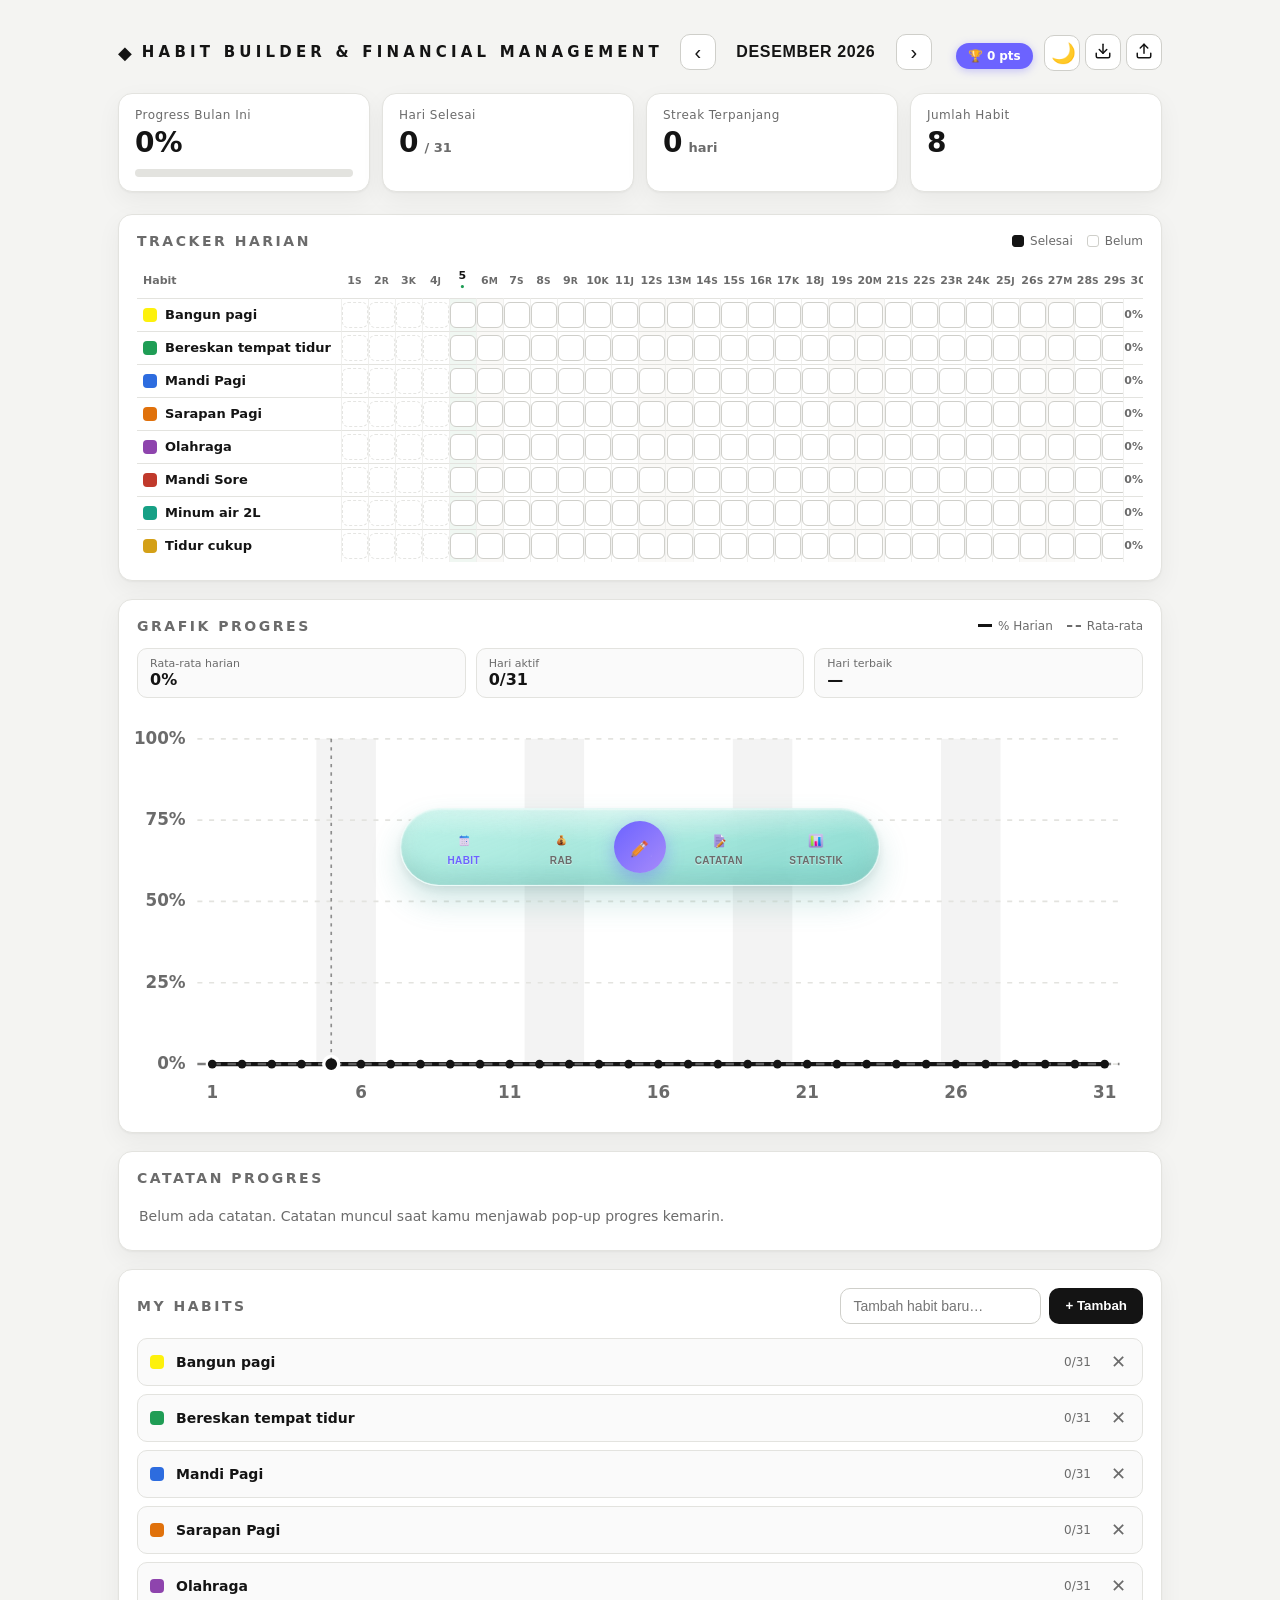
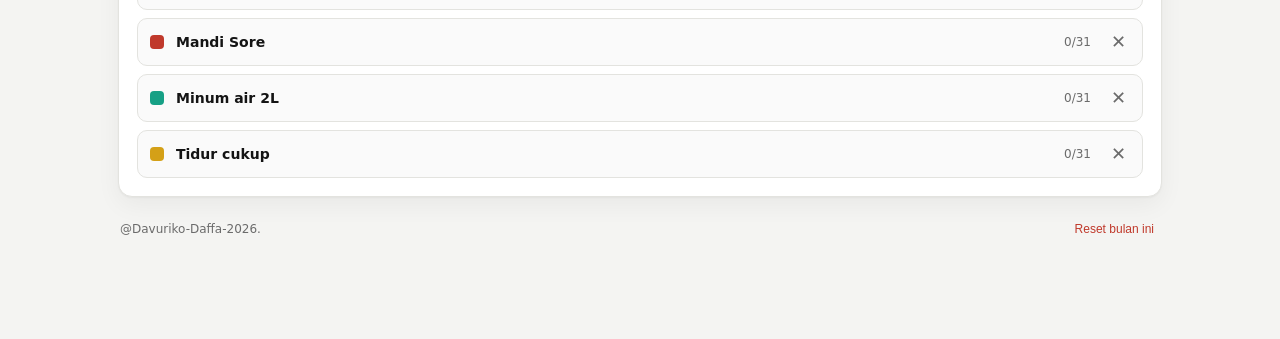
<file: index.html>
<!doctype html>
<html lang="id">
  <head>
    <meta charset="UTF-8" />
    <meta
      name="viewport"
      content="width=device-width, initial-scale=1.0, viewport-fit=cover"
    />
    <meta name="theme-color" content="#111111" />
    <meta
      name="description"
      content="Habit Builder - pelacak goals & kebiasaan harian yang berjalan di semua perangkat."
    />
    <title>Habit Builder & Financial Management</title>
    <link rel="manifest" href="manifest.json" />
    <link rel="apple-touch-icon" href="icons/icon-192.png" />
    <link rel="stylesheet" href="styles.css" />
  </head>
  <body>
    <div class="app">
      <!-- Sidebar / Header -->
      <header class="topbar">
        <div class="brand">
          <span class="brand-mark">◆</span>
          <span class="brand-text">HABIT BUILDER & FINANCIAL MANAGEMENT</span>
        </div>
        <div class="month-nav">
          <button id="prevMonth" class="icon-btn" aria-label="Bulan sebelumnya">
            ‹
          </button>
          <button
            id="monthTitle"
            class="month-title"
            aria-label="Pilih bulan"
          ></button>
          <button id="nextMonth" class="icon-btn" aria-label="Bulan berikutnya">
            ›
          </button>
        </div>
        <div class="topbar-actions">
          <a
            href="reward-page.html"
            id="rewardEntry"
            class="reward-btn"
            title="Reward & Pencapaian"
            aria-label="Reward & Pencapaian"
          >
            🏆 <span id="rw-total-points">0</span> pts
          </a>
          <button
            id="themeBtn"
            class="icon-btn"
            title="Ganti tema"
            aria-label="Ganti tema gelap/terang"
          >
            🌙
          </button>
          <button
            id="exportBtn"
            class="icon-btn"
            title="Ekspor / backup data"
            aria-label="Ekspor data"
          >
            <svg
              viewBox="0 0 24 24"
              width="18"
              height="18"
              fill="none"
              stroke="currentColor"
              stroke-width="2"
              stroke-linecap="round"
              stroke-linejoin="round"
              aria-hidden="true"
            >
              <path d="M21 15v4a2 2 0 0 1-2 2H5a2 2 0 0 1-2-2v-4"></path>
              <polyline points="7 10 12 15 17 10"></polyline>
              <line x1="12" y1="15" x2="12" y2="3"></line>
            </svg>
          </button>
          <button
            id="importBtn"
            class="icon-btn"
            title="Impor data dari file"
            aria-label="Impor data"
          >
            <svg
              viewBox="0 0 24 24"
              width="18"
              height="18"
              fill="none"
              stroke="currentColor"
              stroke-width="2"
              stroke-linecap="round"
              stroke-linejoin="round"
              aria-hidden="true"
            >
              <path d="M21 15v4a2 2 0 0 1-2 2H5a2 2 0 0 1-2-2v-4"></path>
              <polyline points="17 8 12 3 7 8"></polyline>
              <line x1="12" y1="3" x2="12" y2="15"></line>
            </svg>
          </button>
          <input
            id="importFile"
            type="file"
            accept="application/json,.json"
            hidden
          />
          <button id="installBtn" class="ghost-btn" hidden>Install App</button>
        </div>
      </header>

      <!-- Filter SVG untuk efek liquid-glass pada bottom nav -->
      <svg
        class="glass-filter-defs"
        aria-hidden="true"
        focusable="false"
        width="0"
        height="0"
      >
        <filter
          id="glass-distortion"
          x="0%"
          y="0%"
          width="100%"
          height="100%"
          filterUnits="objectBoundingBox"
        >
          <feTurbulence
            type="fractalNoise"
            baseFrequency="0.001 0.005"
            numOctaves="1"
            seed="17"
            result="turbulence"
          />
          <feComponentTransfer in="turbulence" result="mapped">
            <feFuncR type="gamma" amplitude="1" exponent="10" offset="0.5" />
            <feFuncG type="gamma" amplitude="0" exponent="1" offset="0" />
            <feFuncB type="gamma" amplitude="0" exponent="1" offset="0.5" />
          </feComponentTransfer>
          <feGaussianBlur in="turbulence" stdDeviation="3" result="softMap" />
          <feSpecularLighting
            in="softMap"
            surfaceScale="5"
            specularConstant="1"
            specularExponent="100"
            lighting-color="white"
            result="specLight"
          >
            <fePointLight x="-200" y="-200" z="300" />
          </feSpecularLighting>
          <feComposite
            in="specLight"
            operator="arithmetic"
            k1="0"
            k2="1"
            k3="1"
            k4="0"
            result="litImage"
          />
          <feDisplacementMap
            in="SourceGraphic"
            in2="softMap"
            scale="120"
            xChannelSelector="R"
            yChannelSelector="G"
          />
        </filter>
      </svg>

      <!-- Navigasi halaman (bottom nav) -->
      <nav class="bottom-nav" role="tablist" aria-label="Navigasi halaman">
        <button
          class="nav-item is-active"
          data-page="habit"
          role="tab"
          aria-selected="true"
          type="button"
        >
          <img
            class="nav-ic"
            src="icons/nav-habit.png"
            alt=""
            aria-hidden="true"
          />
          <span class="nav-label">Habit</span>
        </button>
        <button
          class="nav-item"
          data-page="finance"
          role="tab"
          aria-selected="false"
          type="button"
        >
          <img
            class="nav-ic"
            src="icons/nav-rab.png"
            alt=""
            aria-hidden="true"
          />
          <span class="nav-label">RAB</span>
        </button>
        <button
          id="quickNoteFab"
          class="nav-fab"
          type="button"
          title="Tulis catatan cepat"
          aria-label="Tulis catatan cepat"
        >
          <img
            class="nav-fab-ic"
            src="icons/nav-pencil.png"
            alt=""
            aria-hidden="true"
          />
        </button>
        <button
          class="nav-item"
          data-page="notes"
          role="tab"
          aria-selected="false"
          type="button"
        >
          <img
            class="nav-ic"
            src="icons/nav-catatan.png"
            alt=""
            aria-hidden="true"
          />
          <span class="nav-label">Catatan</span>
        </button>
        <button
          class="nav-item"
          data-page="stats"
          role="tab"
          aria-selected="false"
          type="button"
        >
          <img
            class="nav-ic"
            src="icons/nav-statistik.png"
            alt=""
            aria-hidden="true"
          />
          <span class="nav-label">Statistik</span>
        </button>
      </nav>

      <!-- ==================== HALAMAN HABIT ==================== -->
      <div class="page is-active" id="page-habit" data-page="habit">
        <!-- Progress overview -->
        <section class="overview overview--habit">
          <div class="overview-card">
            <div class="overview-label">Progress Bulan Ini</div>
            <div class="overview-value"><span id="monthPercent">0%</span></div>
            <div class="progress-track">
              <div id="monthProgress" class="progress-fill"></div>
            </div>
          </div>
          <div class="overview-card">
            <div class="overview-label">Hari Selesai</div>
            <div class="overview-value">
              <span id="daysDone">0</span
              ><small>/ <span id="daysTotal">0</span></small>
            </div>
          </div>
          <div class="overview-card">
            <div class="overview-label">Streak Terpanjang</div>
            <div class="overview-value">
              <span id="streak">0</span><small>hari</small>
            </div>
          </div>
          <div class="overview-card">
            <div class="overview-label">Jumlah Habit</div>
            <div class="overview-value"><span id="habitCount">0</span></div>
          </div>
        </section>

        <!-- Tracker grid -->
        <section class="panel">
          <div class="panel-head">
            <h2>Tracker Harian</h2>
            <div class="legend">
              <span><i class="dot done"></i> Selesai</span>
              <span><i class="dot"></i> Belum</span>
            </div>
          </div>
          <div class="grid-scroll">
            <table id="trackerTable" class="tracker"></table>
          </div>
        </section>

        <!-- Grafik progres -->
        <section class="panel">
          <div class="panel-head">
            <h2>Grafik Progres</h2>
            <div class="legend chart-legend">
              <span><i class="lg lg-line"></i> % Harian</span>
              <span><i class="lg lg-avg"></i> Rata-rata</span>
            </div>
          </div>
          <div class="chart-stats" id="chartStats"></div>
          <div class="chart-wrap">
            <svg
              id="progressChart"
              class="progress-chart"
              viewBox="0 0 600 240"
              preserveAspectRatio="xMidYMid meet"
              role="img"
              aria-label="Grafik progres harian bulan ini"
            ></svg>
            <div id="chartTooltip" class="chart-tooltip" hidden></div>
          </div>
        </section>

        <!-- Catatan progres (catch-up) -->
        <section class="panel">
          <div class="panel-head">
            <h2>Catatan Progres</h2>
            <span id="progressLogCount" class="log-count"></span>
          </div>
          <div id="progressLog" class="progress-log"></div>
        </section>

        <!-- Habit manager -->
        <section class="panel">
          <div class="panel-head">
            <h2>My Habits</h2>
            <form id="addHabitForm" class="add-habit">
              <input
                id="habitInput"
                type="text"
                maxlength="40"
                placeholder="Tambah habit baru…"
                autocomplete="off"
              />
              <button type="submit" class="primary-btn">+ Tambah</button>
            </form>
          </div>
          <ul id="habitList" class="habit-list"></ul>
        </section>
      </div>

      <!-- ==================== HALAMAN KEUANGAN ==================== -->
      <div class="page" id="page-finance" data-page="finance" hidden>
        <!-- Ringkasan keuangan -->
        <section class="overview overview--finance">
          <div
            class="overview-card overview-card--savings"
            id="savingsCard"
            role="button"
            tabindex="0"
            title="Lihat rincian pemasukan"
            aria-label="Lihat rincian pemasukan bulan ini"
          >
            <div class="overview-label">Total Saldo Tabungan</div>
            <div class="overview-value">
              <span id="totalSavings">Rp0</span>
            </div>
            <div class="savings-hint">Klik untuk rincian ›</div>
          </div>
          <div
            class="overview-card overview-card--expense"
            id="expenseCard"
            role="button"
            tabindex="0"
            title="Lihat rincian pengeluaran"
            aria-label="Lihat rincian pengeluaran bulan ini"
          >
            <div class="overview-label">Total Pengeluaran</div>
            <div class="overview-value">
              <span id="totalExpense">Rp0</span>
            </div>
            <div class="savings-hint">Klik untuk rincian ›</div>
          </div>
          <div class="overview-card">
            <div class="overview-label">Anggaran Bulan Ini</div>
            <div class="overview-value">
              <span id="monthBudgetTotal">Rp0</span>
            </div>
            <div class="progress-track">
              <div id="budgetUsedBar" class="progress-fill"></div>
            </div>
          </div>
          <div class="overview-card">
            <div class="overview-label">Sisa Anggaran</div>
            <div class="overview-value">
              <span id="monthBudgetRemaining">Rp0</span>
            </div>
          </div>
        </section>

        <!-- Target Tabungan -->
        <section class="panel" id="goalPanel">
          <div class="panel-head">
            <h2>🎯 Target Tabungan</h2>
            <div class="panel-head-actions">
              <button
                id="goalSortBtn"
                class="ghost-btn ghost-btn--soft"
                type="button"
                title="Ubah urutan"
              >
                ↕ <span id="goalSortLabel">Terdekat</span>
              </button>
              <button
                id="goalAddBtn"
                class="ghost-btn ghost-btn--soft"
                type="button"
              >
                ＋ Tujuan
              </button>
            </div>
          </div>

          <!-- Ringkasan tabungan -->
          <div class="goal-summary">
            <div class="goal-sum-item">
              <div class="goal-sum-val" id="goalSumTotal">Rp0</div>
              <div class="goal-sum-lbl">Terkumpul</div>
            </div>
            <div class="goal-sum-item">
              <div class="goal-sum-val" id="goalSumRemain">Rp0</div>
              <div class="goal-sum-lbl">Sisa Target</div>
            </div>
            <div class="goal-sum-item">
              <div class="goal-sum-val" id="goalSumDone">0</div>
              <div class="goal-sum-lbl">Tercapai</div>
            </div>
          </div>
          <div class="goal-count-sub" id="goalCountSub">0 tujuan aktif</div>

          <!-- Daftar tujuan -->
          <div id="goalList" class="goal-list"></div>

          <!-- Empty state -->
          <div id="goalEmpty" class="goal-empty" hidden>
            <div class="goal-empty-icon">🎯</div>
            <p class="goal-empty-title">Belum ada target tabungan</p>
            <p class="goal-empty-sub">
              Buat tujuan keuangan pertamamu dan pantau progresnya!
            </p>
            <button id="goalEmptyBtn" class="primary-btn" type="button">
              ＋ Buat Tujuan Pertama
            </button>
          </div>

          <p id="goalTip" class="goal-tip" hidden>
            💡 Tekan "Setor" untuk menabung. Capai target & dapatkan poin!
          </p>
        </section>

        <!-- Peringatan otomatis -->
        <section class="panel">
          <div class="panel-head">
            <h2>Peringatan Otomatis</h2>
            <div class="panel-head-actions">
              <a
                href="notification-settings.html"
                class="ghost-btn ghost-btn--soft"
                title="Pengaturan notifikasi"
                aria-label="Pengaturan notifikasi"
              >
                ⚙️ Pengaturan
              </a>
              <button
                id="notifyBtn"
                class="ghost-btn ghost-btn--soft"
                type="button"
              >
                Aktifkan notifikasi
              </button>
            </div>
          </div>
          <div id="alertList" class="alert-list"></div>
        </section>

        <!-- Perencanaan anggaran bulanan -->
        <section class="panel">
          <div class="panel-head">
            <h2>Perencanaan Anggaran · Bulanan</h2>
            <span id="planMonthLabel" class="rab-today"></span>
          </div>
          <p class="panel-note">
            Tetapkan anggaran bulanan untuk tiap kategori. Bar menunjukkan
            seberapa banyak yang sudah terpakai bulan ini.
          </p>
          <div id="budgetPlanList" class="budget-plan-list"></div>
        </section>

        <!-- Pelacak pengeluaran & pemasukan (harian) -->
        <section class="panel">
          <div class="panel-head">
            <h2>Pelacak Pengeluaran &amp; Pemasukan</h2>
            <span id="rabToday" class="rab-today"></span>
          </div>

          <div class="rab-summary">
            <div class="rab-sum-card">
              <div class="rab-sum-label">Saldo Tersedia</div>
              <div class="rab-sum-value" id="rabAvailable">Rp0</div>
            </div>
            <div class="rab-sum-card">
              <div class="rab-sum-label">Tabungan (Pemasukan)</div>
              <div class="rab-sum-value" id="rabSavings">Rp0</div>
            </div>
            <div class="rab-sum-card">
              <div class="rab-sum-label">Sisa Hari Ini</div>
              <div class="rab-sum-value" id="rabRemaining">Rp0</div>
            </div>
            <div class="rab-sum-card">
              <div class="rab-sum-label">Pengeluaran Hari Ini</div>
              <div class="rab-sum-value" id="rabSpentToday">Rp0</div>
            </div>
          </div>

          <form id="addCatForm" class="add-cat">
            <input
              id="catName"
              type="text"
              maxlength="24"
              placeholder="Kategori (mis. Bensin)"
              autocomplete="off"
            />
            <input
              id="catDaily"
              type="number"
              min="0"
              step="500"
              inputmode="numeric"
              placeholder="Anggaran/hari (Rp)"
            />
            <button type="submit" class="primary-btn">+ Tambah</button>
          </form>

          <ul id="catList" class="cat-list"></ul>
        </section>

        <!-- Kalender budget intuitif -->
        <section class="panel">
          <div class="panel-head">
            <h2>Kalender Budget</h2>
            <span id="calendarTrend" class="rab-today"></span>
          </div>
          <div class="cal-weekdays" id="calWeekdays"></div>
          <div class="cal-grid" id="calendarGrid"></div>
          <div class="cal-legend">
            <span>Pengeluaran:</span>
            <span class="cal-legend-item"
              ><i class="cal-sw cal-sw-0"></i> Tidak ada</span
            >
            <span class="cal-legend-item"
              ><i class="cal-sw cal-sw-1"></i> Rendah</span
            >
            <span class="cal-legend-item"
              ><i class="cal-sw cal-sw-2"></i> Sedang</span
            >
            <span class="cal-legend-item"
              ><i class="cal-sw cal-sw-3"></i> Tinggi</span
            >
          </div>
          <div id="calendarDetail" class="cal-detail"></div>
        </section>

        <!-- Statistik visual -->
        <section class="panel">
          <div class="panel-head">
            <h2>Statistik Visual</h2>
            <span id="statHealth" class="stat-health"></span>
          </div>
          <div class="stat-cards" id="finStatCards"></div>
          <div class="stat-block">
            <h3 class="stat-block-title">Pengeluaran per Kategori</h3>
            <div id="catBarChart" class="cat-bar-chart"></div>
          </div>
          <div class="stat-block">
            <h3 class="stat-block-title">Tren Pengeluaran Harian</h3>
            <div class="chart-wrap">
              <svg
                id="expenseTrendChart"
                class="progress-chart"
                viewBox="0 0 600 220"
                preserveAspectRatio="xMidYMid meet"
                role="img"
                aria-label="Tren pengeluaran harian bulan ini"
              ></svg>
            </div>
          </div>
        </section>
      </div>

      <!-- ==================== HALAMAN CATATAN (DAILY NOTES) ==================== -->
      <div class="page" id="page-notes" data-page="notes" hidden>
        <!-- 1. Mood Logger -->
        <section class="panel dn-panel">
          <div class="panel-head">
            <h2>Mood Hari Ini</h2>
            <span id="dnMoodHint" class="rab-today">Pilih perasaanmu</span>
          </div>
          <div class="dn-mood-row" id="dnMoodRow">
            <button
              class="dn-mood-btn"
              type="button"
              data-mood="1"
              data-emoji="😤"
            >
              <span class="dn-mood-emoji">😤</span>
              <span class="dn-mood-label">Kesal</span>
            </button>
            <button
              class="dn-mood-btn"
              type="button"
              data-mood="2"
              data-emoji="😕"
            >
              <span class="dn-mood-emoji">😕</span>
              <span class="dn-mood-label">Sedih</span>
            </button>
            <button
              class="dn-mood-btn"
              type="button"
              data-mood="3"
              data-emoji="😐"
            >
              <span class="dn-mood-emoji">😐</span>
              <span class="dn-mood-label">Biasa</span>
            </button>
            <button
              class="dn-mood-btn"
              type="button"
              data-mood="4"
              data-emoji="😊"
            >
              <span class="dn-mood-emoji">😊</span>
              <span class="dn-mood-label">Senang</span>
            </button>
            <button
              class="dn-mood-btn"
              type="button"
              data-mood="5"
              data-emoji="🤩"
            >
              <span class="dn-mood-emoji">🤩</span>
              <span class="dn-mood-label">Semangat</span>
            </button>
          </div>
        </section>

        <!-- 2. Quick Note + Tag -->
        <section class="panel dn-panel">
          <div class="panel-head">
            <h2>Catatan Cepat</h2>
          </div>
          <div class="dn-tag-row" id="dnTagRow">
            <button
              class="dn-tag dn-tag--habit is-active"
              type="button"
              data-tag="habit"
            >
              🏃 Habit
            </button>
            <button
              class="dn-tag dn-tag--keuangan"
              type="button"
              data-tag="keuangan"
            >
              💰 Keuangan
            </button>
            <button
              class="dn-tag dn-tag--personal"
              type="button"
              data-tag="personal"
            >
              💜 Personal
            </button>
            <button
              class="dn-tag dn-tag--health"
              type="button"
              data-tag="health"
            >
              ❤️ Kesehatan
            </button>
          </div>
          <textarea
            id="dnNoteInput"
            class="dn-note-input"
            maxlength="1000"
            placeholder="Tulis catatan harianmu di sini… apa yang kamu rasakan, rencanakan, atau syukuri hari ini?"
          ></textarea>
          <div class="dn-note-footer">
            <span class="dn-char-count"
              ><span id="dnCharCount">0</span>/1000 karakter</span
            >
            <button id="dnSaveBtn" class="primary-btn" type="button">
              💾 Simpan
            </button>
          </div>
        </section>

        <!-- 3. Streak Heatmap -->
        <section class="panel dn-panel">
          <div class="panel-head">
            <h2>Streak Catatan</h2>
            <span class="dn-streak-badge" id="dnStreakBadge">🔥 0 hari</span>
          </div>
          <div class="dn-heatmap-scroll">
            <div class="dn-heatmap-grid" id="dnHeatmapGrid"></div>
          </div>
          <div class="dn-heatmap-legend">
            <span>Jarang</span>
            <i class="dn-legend-cell dn-l0"></i>
            <i class="dn-legend-cell dn-l1"></i>
            <i class="dn-legend-cell dn-l2"></i>
            <i class="dn-legend-cell dn-l3"></i>
            <span>Rutin</span>
          </div>
        </section>

        <!-- 4. Budget Ring Chart -->
        <section class="panel dn-panel">
          <div class="panel-head">
            <h2>Ringkasan Pengeluaran Hari Ini</h2>
          </div>
          <div class="dn-ring-wrap">
            <div class="dn-ring-container">
              <svg
                width="120"
                height="120"
                viewBox="0 0 120 120"
                class="dn-ring-svg"
              >
                <circle
                  cx="60"
                  cy="60"
                  r="46"
                  fill="none"
                  stroke="var(--line)"
                  stroke-width="12"
                />
                <circle
                  id="dnRingFill"
                  cx="60"
                  cy="60"
                  r="46"
                  fill="none"
                  stroke="var(--accent2, #6c63ff)"
                  stroke-width="12"
                  stroke-linecap="round"
                  transform="rotate(-90 60 60)"
                  stroke-dasharray="289.03"
                  stroke-dashoffset="289.03"
                />
              </svg>
              <div class="dn-ring-center">
                <span class="dn-ring-pct" id="dnRingPct">0%</span>
                <span class="dn-ring-sub">terpakai</span>
              </div>
            </div>
            <div class="dn-ring-cats" id="dnRingCats"></div>
          </div>
        </section>

        <!-- 5. Saved Notes List -->
        <section class="panel dn-panel">
          <div class="panel-head">
            <h2>Catatan Tersimpan</h2>
          </div>
          <div class="dn-filter-pills" id="dnFilterPills">
            <button
              class="dn-filter-pill is-active"
              type="button"
              data-filter="semua"
            >
              Semua
            </button>
            <button class="dn-filter-pill" type="button" data-filter="habit">
              🏃 Habit
            </button>
            <button class="dn-filter-pill" type="button" data-filter="keuangan">
              💰 Keuangan
            </button>
            <button class="dn-filter-pill" type="button" data-filter="personal">
              💜 Personal
            </button>
            <button class="dn-filter-pill" type="button" data-filter="health">
              ❤️ Kesehatan
            </button>
          </div>
          <div id="dnNotesList" class="dn-notes-list"></div>
          <div id="dnEmptyState" class="dn-empty" hidden>
            📝 Belum ada catatan.<br />Mulai tulis di atas!
          </div>
        </section>

        <!-- 6. Daily Summary Card -->
        <section class="panel dn-summary">
          <div class="panel-head">
            <h2>Ringkasan Harian</h2>
          </div>
          <div class="dn-summary-grid">
            <div class="dn-summary-item">
              <div class="dn-summary-value dn-green" id="dnSummHabit">0/0</div>
              <div class="dn-summary-label">Habit Selesai</div>
            </div>
            <div class="dn-summary-item">
              <div class="dn-summary-value dn-amber" id="dnSummSaldo">Rp0</div>
              <div class="dn-summary-label">Saldo Tersisa</div>
            </div>
            <div class="dn-summary-item">
              <div class="dn-summary-value" id="dnSummNotes">0</div>
              <div class="dn-summary-label">Catatan Hari Ini</div>
            </div>
            <div class="dn-summary-item">
              <div class="dn-summary-value dn-mood-display" id="dnSummMood">
                —
              </div>
              <div class="dn-summary-label">Mood Hari Ini</div>
            </div>
          </div>
          <button id="dnShareBtn" class="dn-share-btn" type="button">
            📤 Bagikan Ringkasan Hari Ini
          </button>
        </section>
      </div>

      <!-- ==================== HALAMAN STATISTIK (ANALITIK) ==================== -->
      <div class="page" id="page-stats" data-page="stats" hidden>
        <!-- Insight otomatis -->
        <section class="panel st-panel">
          <div class="panel-head">
            <h2>Insight Otomatis</h2>
            <span id="stInsightPeriod" class="rab-today"></span>
          </div>
          <div id="stInsights" class="st-insights"></div>
        </section>

        <!-- Habit completion rate per minggu -->
        <section class="panel st-panel">
          <div class="panel-head">
            <h2>Tingkat Penyelesaian Habit · per Minggu</h2>
            <span id="stHabitAvg" class="rab-today"></span>
          </div>
          <div class="chart-wrap">
            <svg
              id="stHabitChart"
              class="progress-chart"
              viewBox="0 0 600 240"
              preserveAspectRatio="xMidYMid meet"
              role="img"
              aria-label="Tingkat penyelesaian habit per minggu"
            ></svg>
          </div>
        </section>

        <!-- Pie chart distribusi pengeluaran -->
        <section class="panel st-panel">
          <div class="panel-head">
            <h2>Distribusi Pengeluaran per Kategori</h2>
            <span id="stPieTotal" class="rab-today"></span>
          </div>
          <div class="st-pie-wrap">
            <div class="st-pie-container">
              <svg
                width="180"
                height="180"
                viewBox="0 0 180 180"
                class="st-pie-svg"
                id="stPieSvg"
                role="img"
                aria-label="Distribusi pengeluaran per kategori"
              ></svg>
              <div class="st-pie-center">
                <span class="st-pie-total" id="stPieCenter">Rp0</span>
                <span class="st-pie-sub">total bulan ini</span>
              </div>
            </div>
            <div class="st-pie-legend" id="stPieLegend"></div>
          </div>
        </section>

        <!-- Heatmap aktivitas 3 bulan -->
        <section class="panel st-panel">
          <div class="panel-head">
            <h2>Heatmap Aktivitas · 3 Bulan Terakhir</h2>
            <span id="stHeatActive" class="rab-today"></span>
          </div>
          <div class="st-heat-scroll">
            <div class="st-heat-grid" id="stHeatGrid"></div>
          </div>
          <div class="dn-heatmap-legend">
            <span>Sepi</span>
            <i class="dn-legend-cell dn-l0"></i>
            <i class="dn-legend-cell dn-l1"></i>
            <i class="dn-legend-cell dn-l2"></i>
            <i class="dn-legend-cell dn-l3"></i>
            <span>Penuh</span>
          </div>
        </section>
      </div>

      <footer class="foot">
        <span>@Davuriko-Daffa-2026.</span>
        <button id="resetMonth" class="link-btn">Reset bulan ini</button>
      </footer>
    </div>

    <!-- Modal: Rincian Pemasukan -->
    <div id="incomeModal" class="modal-overlay" hidden>
      <div
        class="modal"
        role="dialog"
        aria-modal="true"
        aria-labelledby="incomeModalTitle"
      >
        <div class="modal-head">
          <h3 id="incomeModalTitle">Rincian Pemasukan</h3>
          <button
            id="incomeModalClose"
            class="icon-btn"
            aria-label="Tutup"
            title="Tutup"
          >
            ✕
          </button>
        </div>

        <div class="modal-total">
          <span class="modal-total-label">Total pemasukan bulan ini</span>
          <span id="incomeMonthTotal" class="modal-total-value">Rp0</span>
        </div>

        <div id="incomeList" class="income-list"></div>

        <form id="addExtraForm" class="add-extra">
          <div class="add-extra-title">
            + Pemasukan tak terduga (di luar kategori)
          </div>
          <div class="add-extra-row">
            <input id="extraDate" type="date" aria-label="Tanggal pemasukan" />
            <input
              id="extraLabel"
              type="text"
              maxlength="40"
              placeholder="Keterangan (mis. THR, hadiah)"
              autocomplete="off"
            />
            <input
              id="extraAmount"
              type="number"
              min="0"
              step="500"
              inputmode="numeric"
              placeholder="Jumlah (Rp)"
            />
            <button type="submit" class="primary-btn">Tambah</button>
          </div>
        </form>
      </div>
    </div>

    <!-- Modal: Rincian Pengeluaran -->
    <div id="expenseModal" class="modal-overlay" hidden>
      <div
        class="modal"
        role="dialog"
        aria-modal="true"
        aria-labelledby="expenseModalTitle"
      >
        <div class="modal-head">
          <h3 id="expenseModalTitle">Rincian Pengeluaran</h3>
          <button
            id="expenseModalClose"
            class="icon-btn"
            aria-label="Tutup"
            title="Tutup"
          >
            ✕
          </button>
        </div>

        <div class="modal-total">
          <span class="modal-total-label">Total pengeluaran bulan ini</span>
          <span id="expenseMonthTotal" class="modal-total-value neg">Rp0</span>
        </div>

        <div id="expenseList" class="income-list"></div>
      </div>
    </div>

    <!-- Modal: Catch-up progres kemarin -->
    <div id="catchupModal" class="modal-overlay" hidden>
      <div
        class="modal catchup-modal"
        role="dialog"
        aria-modal="true"
        aria-labelledby="catchupTitle"
      >
        <div class="modal-head">
          <h3 id="catchupTitle">Halo, apa kabar? 👋</h3>
          <button
            id="catchupClose"
            class="icon-btn"
            aria-label="Tutup"
            title="Tutup"
          >
            ✕
          </button>
        </div>

        <div class="catchup-body">
          <p id="catchupIntro" class="catchup-intro"></p>

          <div class="catchup-missed">
            <div class="catchup-missed-title">Progres yang belum terisi</div>
            <ul id="catchupMissedList" class="catchup-missed-list"></ul>
          </div>

          <div class="catchup-q">Kenapa kemarin belum penuh?</div>
          <div id="catchupOptions" class="catchup-options"></div>

          <div id="catchupReason" class="catchup-reason" hidden>
            <textarea
              id="catchupReasonText"
              maxlength="160"
              rows="2"
              placeholder="Tulis alasanmu di sini..."
            ></textarea>
          </div>

          <div id="catchupRefill" class="catchup-refill" hidden>
            <div class="catchup-refill-title">
              Tandai yang sebenarnya sudah kamu lakukan
            </div>
            <div id="catchupRefillList" class="catchup-refill-list"></div>
          </div>
        </div>

        <div class="catchup-foot">
          <button id="catchupSend" class="primary-btn catchup-send" disabled>
            Kirim
          </button>
        </div>

        <div id="catchupSuccess" class="catchup-success" hidden>
          <div class="catchup-success-check">✓</div>
          <div class="catchup-success-title">Terkirim!</div>
          <div id="catchupSuccessMsg" class="catchup-success-msg"></div>
        </div>
      </div>
    </div>

    <!-- Modal: Tambah / Edit Target Tabungan -->
    <div id="goalEditModal" class="modal-overlay goal-modal-overlay" hidden>
      <div
        class="goal-sheet"
        role="dialog"
        aria-modal="true"
        aria-labelledby="goalModalTitle"
      >
        <div class="goal-sheet-grip"></div>
        <div class="goal-sheet-head">
          <h3 id="goalModalTitle">Tujuan Baru</h3>
          <button
            class="icon-btn"
            type="button"
            data-goal-close
            aria-label="Tutup"
            title="Tutup"
          >
            ✕
          </button>
        </div>

        <div class="goal-sheet-body">
          <label class="goal-field">
            <span class="goal-field-lbl">Nama Tujuan</span>
            <input
              id="goalFName"
              type="text"
              class="goal-input"
              placeholder="Mis. Laptop Baru, Liburan Bali..."
              maxlength="40"
            />
          </label>

          <div class="goal-field">
            <span class="goal-field-lbl">Pilih Ikon</span>
            <div id="goalEmojiGrid" class="goal-emoji-grid"></div>
          </div>

          <div class="goal-field">
            <span class="goal-field-lbl">Pilih Warna</span>
            <div id="goalColorGrid" class="goal-color-grid"></div>
          </div>

          <div class="goal-field-row">
            <label class="goal-field">
              <span class="goal-field-lbl">Target (Rp)</span>
              <input
                id="goalFTarget"
                type="number"
                class="goal-input"
                placeholder="1000000"
                min="0"
                inputmode="numeric"
              />
            </label>
            <label class="goal-field">
              <span class="goal-field-lbl">Sudah Ada (Rp)</span>
              <input
                id="goalFSaved"
                type="number"
                class="goal-input"
                placeholder="0"
                min="0"
                inputmode="numeric"
              />
            </label>
          </div>

          <div class="goal-field-row">
            <label class="goal-field">
              <span class="goal-field-lbl">Deadline</span>
              <input id="goalFDeadline" type="date" class="goal-input" />
            </label>
            <label class="goal-field">
              <span class="goal-field-lbl">Prioritas</span>
              <select id="goalFPriority" class="goal-input">
                <option value="tinggi">🔴 Tinggi</option>
                <option value="sedang" selected>🟡 Sedang</option>
                <option value="rendah">🟢 Rendah</option>
              </select>
            </label>
          </div>

          <label class="goal-field">
            <span class="goal-field-lbl">Catatan (opsional)</span>
            <input
              id="goalFNote"
              type="text"
              class="goal-input"
              placeholder="Mis. untuk kuliah, hadiah..."
              maxlength="60"
            />
          </label>
        </div>

        <div class="goal-sheet-foot">
          <button class="goal-btn-ghost" type="button" data-goal-close>
            Batal
          </button>
          <button id="goalSaveBtn" class="goal-btn-primary" type="button">
            Simpan
          </button>
        </div>
      </div>
    </div>

    <!-- Modal: Setor ke Tujuan -->
    <div id="goalDepositModal" class="modal-overlay goal-modal-overlay" hidden>
      <div
        class="goal-sheet goal-sheet--sm"
        role="dialog"
        aria-modal="true"
        aria-labelledby="goalDepTitle"
      >
        <div class="goal-sheet-grip"></div>
        <div class="goal-sheet-head">
          <h3 id="goalDepTitle">Setor</h3>
          <button
            class="icon-btn"
            type="button"
            data-goal-close
            aria-label="Tutup"
            title="Tutup"
          >
            ✕
          </button>
        </div>

        <div class="goal-sheet-body">
          <p id="goalDepRemain" class="goal-dep-remain"></p>
          <div class="goal-dep-display" id="goalDepDisplay">Rp 0</div>

          <input
            id="goalDepAmount"
            type="number"
            class="goal-input goal-dep-input"
            placeholder="Masukkan jumlah"
            min="0"
            inputmode="numeric"
          />

          <div id="goalDepChips" class="goal-dep-chips">
            <button type="button" class="goal-chip" data-goal-chip="10000">
              +10rb
            </button>
            <button type="button" class="goal-chip" data-goal-chip="25000">
              +25rb
            </button>
            <button type="button" class="goal-chip" data-goal-chip="50000">
              +50rb
            </button>
            <button type="button" class="goal-chip" data-goal-chip="100000">
              +100rb
            </button>
            <button type="button" class="goal-chip" data-goal-chip="500000">
              +500rb
            </button>
          </div>

          <label class="goal-field">
            <span class="goal-field-lbl">Catatan (opsional)</span>
            <input
              id="goalDepNote"
              type="text"
              class="goal-input"
              placeholder="Mis. dari gaji, bonus..."
              maxlength="60"
            />
          </label>
        </div>

        <div class="goal-sheet-foot">
          <button class="goal-btn-ghost" type="button" data-goal-close>
            Batal
          </button>
          <button id="goalDepDoBtn" class="goal-btn-primary" type="button">
            💰 Setor Sekarang
          </button>
        </div>
      </div>
    </div>

    <!-- Modal: Riwayat Setoran -->
    <div id="goalHistoryModal" class="modal-overlay goal-modal-overlay" hidden>
      <div
        class="goal-sheet goal-sheet--sm"
        role="dialog"
        aria-modal="true"
        aria-labelledby="goalHistTitle"
      >
        <div class="goal-sheet-grip"></div>
        <div class="goal-sheet-head">
          <div>
            <h3 id="goalHistTitle">Riwayat</h3>
            <p id="goalHistSub" class="goal-hist-sub-top">0 setoran</p>
          </div>
          <button
            class="icon-btn"
            type="button"
            data-goal-close
            aria-label="Tutup"
            title="Tutup"
          >
            ✕
          </button>
        </div>

        <div class="goal-sheet-body" id="goalHistBody"></div>

        <div class="goal-sheet-foot">
          <button class="goal-btn-primary goal-btn-full" type="button" data-goal-close>
            Tutup
          </button>
        </div>
      </div>
    </div>

    <script src="reward-engine.js"></script>
    <script src="notification-manager.js"></script>
    <script src="app.js"></script>
  </body>
</html>
</file>
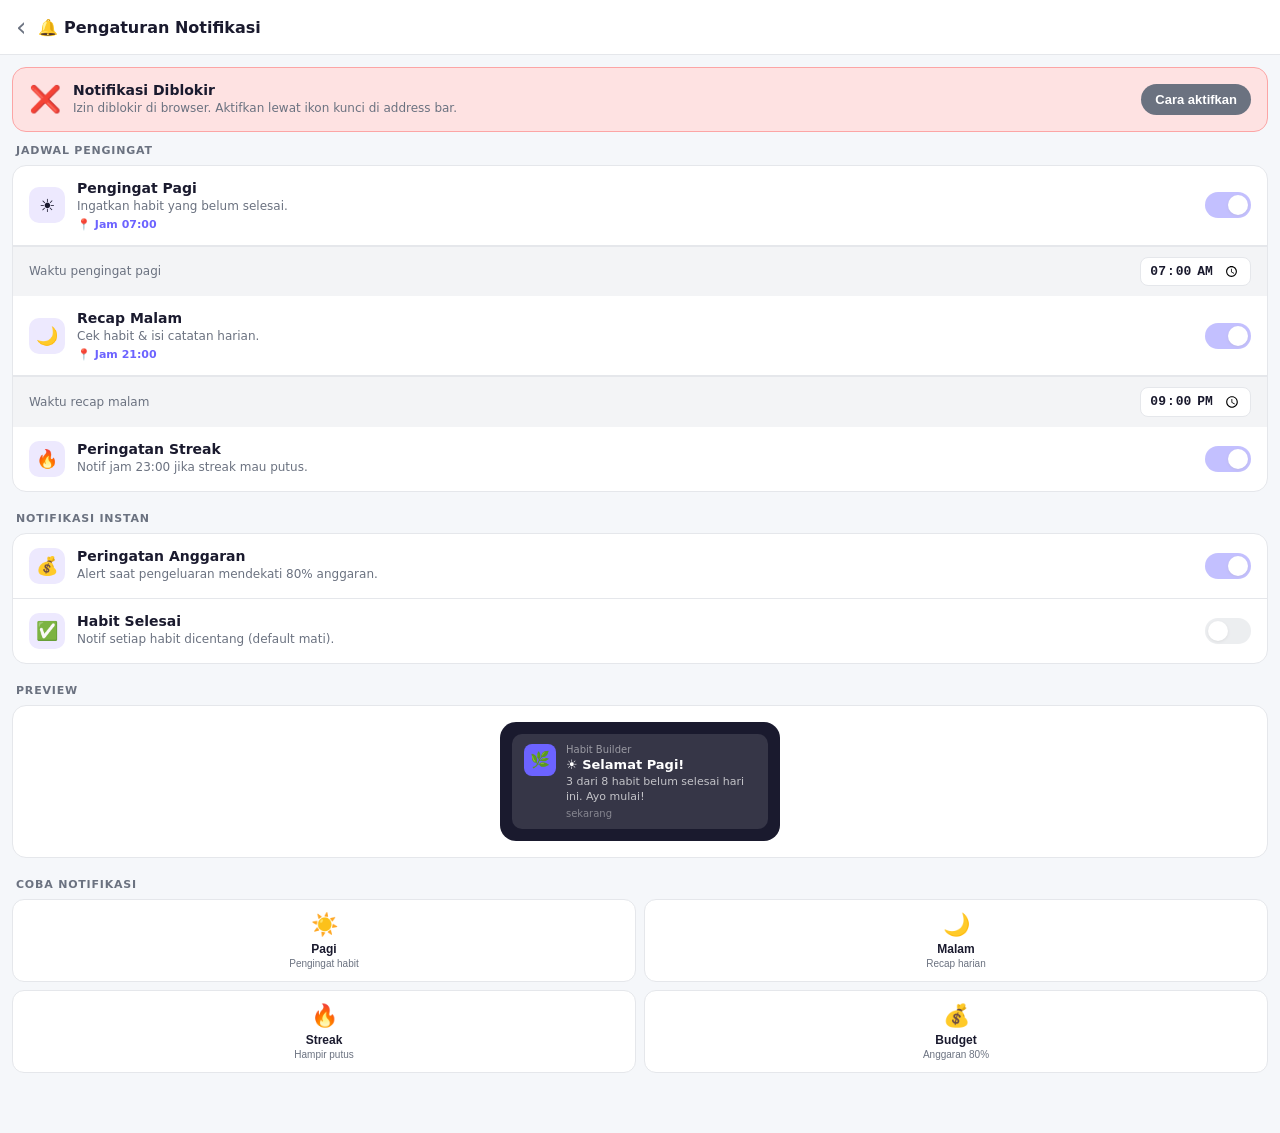
<file: notification-settings.html>
<!DOCTYPE html>
<html lang="id">
  <head>
    <meta charset="UTF-8" />
    <meta
      name="viewport"
      content="width=device-width, initial-scale=1.0, maximum-scale=1.0"
    />
    <title>Pengaturan Notifikasi</title>
    <link rel="manifest" href="manifest.json" />
    <meta name="theme-color" content="#6c63ff" />
    <style>
      :root {
        --bg: #f5f7fa;
        --card: #ffffff;
        --border: #e5e7eb;
        --text: #1a1a2e;
        --muted: #6b7280;
        --faint: #f3f4f6;
        --green: #16a34a;
        --green-bg: #dcfce7;
        --green-border: #86efac;
        --red: #dc2626;
        --red-bg: #fee2e2;
        --amber: #b45309;
        --amber-bg: #fef3c7;
        --purple: #6c63ff;
        --purple-bg: #ede9fe;
      }
      * {
        margin: 0;
        padding: 0;
        box-sizing: border-box;
        -webkit-tap-highlight-color: transparent;
      }
      body {
        font-family: "Segoe UI", system-ui, sans-serif;
        background: var(--bg);
        color: var(--text);
        min-height: 100vh;
        padding-bottom: 24px;
      }
      .topbar {
        background: var(--card);
        border-bottom: 1px solid var(--border);
        padding: 14px 16px;
        position: sticky;
        top: 0;
        z-index: 50;
        display: flex;
        align-items: center;
        gap: 12px;
      }
      .back-btn {
        font-size: 26px;
        line-height: 1;
        background: none;
        border: none;
        cursor: pointer;
        color: var(--muted);
        text-decoration: none;
      }
      .topbar-title {
        font-size: 16px;
        font-weight: 700;
      }

      .perm-banner {
        margin: 12px;
        border-radius: 14px;
        padding: 14px 16px;
        display: flex;
        align-items: center;
        gap: 12px;
      }
      .perm-banner.granted {
        background: var(--green-bg);
        border: 1px solid var(--green-border);
      }
      .perm-banner.denied {
        background: var(--red-bg);
        border: 1px solid #fca5a5;
      }
      .perm-banner.default {
        background: var(--amber-bg);
        border: 1px solid #fcd34d;
      }
      .perm-icon {
        font-size: 26px;
        flex-shrink: 0;
      }
      .perm-text {
        flex: 1;
      }
      .perm-title {
        font-size: 14px;
        font-weight: 700;
      }
      .perm-desc {
        font-size: 12px;
        color: var(--muted);
        margin-top: 2px;
        line-height: 1.4;
      }
      .perm-btn {
        padding: 8px 14px;
        border-radius: 20px;
        font-size: 13px;
        font-weight: 700;
        border: none;
        cursor: pointer;
        white-space: nowrap;
      }
      .perm-btn.ask {
        background: var(--amber);
        color: #fff;
      }
      .perm-btn.denied {
        background: var(--muted);
        color: #fff;
      }

      .section {
        margin: 0 12px 20px;
      }
      .section-title {
        font-size: 11px;
        font-weight: 700;
        text-transform: uppercase;
        letter-spacing: 0.8px;
        color: var(--muted);
        margin-bottom: 8px;
        padding: 0 4px;
      }

      .toggle-card {
        background: var(--card);
        border: 1px solid var(--border);
        border-radius: 14px;
        overflow: hidden;
      }
      .toggle-row {
        display: flex;
        align-items: center;
        gap: 12px;
        padding: 14px 16px;
        border-bottom: 1px solid var(--border);
      }
      .toggle-row:last-child {
        border-bottom: none;
      }
      .toggle-icon {
        width: 36px;
        height: 36px;
        border-radius: 10px;
        display: flex;
        align-items: center;
        justify-content: center;
        font-size: 18px;
        flex-shrink: 0;
        background: var(--purple-bg);
      }
      .toggle-info {
        flex: 1;
      }
      .toggle-label {
        font-size: 14px;
        font-weight: 600;
        color: var(--text);
      }
      .toggle-desc {
        font-size: 12px;
        color: var(--muted);
        margin-top: 2px;
        line-height: 1.4;
      }
      .toggle-time {
        font-size: 11px;
        color: var(--purple);
        font-weight: 600;
        margin-top: 3px;
      }

      .switch {
        position: relative;
        width: 46px;
        height: 26px;
        flex-shrink: 0;
      }
      .switch input {
        opacity: 0;
        width: 0;
        height: 0;
      }
      .slider {
        position: absolute;
        inset: 0;
        background: #d1d5db;
        border-radius: 13px;
        cursor: pointer;
        transition: background 0.2s;
      }
      .slider::before {
        content: "";
        position: absolute;
        width: 20px;
        height: 20px;
        border-radius: 50%;
        background: #fff;
        left: 3px;
        top: 3px;
        transition: transform 0.2s;
        box-shadow: 0 1px 3px rgba(0, 0, 0, 0.2);
      }
      .switch input:checked + .slider {
        background: var(--purple);
      }
      .switch input:checked + .slider::before {
        transform: translateX(20px);
      }
      .switch input:disabled + .slider {
        opacity: 0.4;
        cursor: not-allowed;
      }

      .time-row {
        display: flex;
        align-items: center;
        justify-content: space-between;
        padding: 10px 16px;
        background: var(--faint);
        border-top: 1px solid var(--border);
      }
      .time-row label {
        font-size: 12px;
        color: var(--muted);
      }
      .time-row input[type="time"] {
        border: 1px solid var(--border);
        border-radius: 8px;
        padding: 4px 8px;
        font-size: 13px;
        font-weight: 600;
        background: var(--card);
        color: var(--text);
        outline: none;
        cursor: pointer;
      }
      .time-row input[type="time"]:focus {
        border-color: var(--purple);
      }

      .preview-card {
        background: var(--card);
        border: 1px solid var(--border);
        border-radius: 14px;
        padding: 16px;
      }
      .preview-phone {
        background: #1a1a2e;
        border-radius: 16px;
        padding: 12px;
        max-width: 280px;
        margin: 0 auto;
      }
      .notif-preview {
        background: rgba(255, 255, 255, 0.12);
        border-radius: 10px;
        padding: 10px 12px;
        display: flex;
        align-items: flex-start;
        gap: 10px;
      }
      .notif-app-icon {
        width: 32px;
        height: 32px;
        border-radius: 8px;
        background: var(--purple);
        display: flex;
        align-items: center;
        justify-content: center;
        font-size: 16px;
        flex-shrink: 0;
      }
      .notif-content {
        flex: 1;
      }
      .notif-app-name {
        font-size: 10px;
        color: rgba(255, 255, 255, 0.5);
        margin-bottom: 2px;
      }
      .notif-title {
        font-size: 13px;
        font-weight: 700;
        color: #fff;
      }
      .notif-body {
        font-size: 11px;
        color: rgba(255, 255, 255, 0.7);
        margin-top: 2px;
        line-height: 1.4;
      }
      .notif-time {
        font-size: 10px;
        color: rgba(255, 255, 255, 0.4);
        margin-top: 4px;
      }

      .test-section {
        margin: 0 12px 12px;
      }
      .test-grid {
        display: grid;
        grid-template-columns: 1fr 1fr;
        gap: 8px;
      }
      .test-btn {
        padding: 12px 10px;
        border-radius: 12px;
        border: 1px solid var(--border);
        background: var(--card);
        cursor: pointer;
        text-align: center;
        transition:
          background 0.15s,
          transform 0.1s;
      }
      .test-btn:active {
        transform: scale(0.97);
        background: var(--faint);
      }
      .test-btn-icon {
        font-size: 22px;
        margin-bottom: 4px;
      }
      .test-btn-label {
        font-size: 12px;
        font-weight: 600;
        color: var(--text);
      }
      .test-btn-desc {
        font-size: 10px;
        color: var(--muted);
        margin-top: 2px;
      }
      .spacer {
        height: 24px;
      }
    </style>
  </head>
  <body>
    <!-- TOP BAR -->
    <div class="topbar">
      <a class="back-btn" href="index.html" aria-label="Kembali">‹</a>
      <div class="topbar-title">🔔 Pengaturan Notifikasi</div>
    </div>

    <!-- BANNER STATUS IZIN -->
    <div id="perm-banner" class="perm-banner default" style="display: none">
      <div class="perm-icon" id="perm-icon">⏳</div>
      <div class="perm-text">
        <div class="perm-title" id="perm-title">Izin Belum Diminta</div>
        <div class="perm-desc" id="perm-desc">
          Aktifkan notifikasi agar app bisa mengingatkan habit dan anggaran
          kamu.
        </div>
      </div>
      <button class="perm-btn ask" id="perm-action-btn" onclick="askPermission()">
        Aktifkan
      </button>
    </div>

    <!-- JADWAL PENGINGAT -->
    <div class="section" style="margin-top: 4px">
      <div class="section-title">Jadwal Pengingat</div>
      <div class="toggle-card">
        <div class="toggle-row">
          <div class="toggle-icon">☀️</div>
          <div class="toggle-info">
            <div class="toggle-label">Pengingat Pagi</div>
            <div class="toggle-desc">Ingatkan habit yang belum selesai.</div>
            <div class="toggle-time" id="morning-time-label">📍 Jam 07:00</div>
          </div>
          <label class="switch">
            <input type="checkbox" id="notif-morning" onchange="toggle('morning', this.checked)" />
            <span class="slider"></span>
          </label>
        </div>
        <div class="time-row" id="morning-time-row">
          <label for="morning-time">Waktu pengingat pagi</label>
          <input type="time" id="morning-time" value="07:00" onchange="updateTime('morning', this.value)" />
        </div>

        <div class="toggle-row">
          <div class="toggle-icon">🌙</div>
          <div class="toggle-info">
            <div class="toggle-label">Recap Malam</div>
            <div class="toggle-desc">Cek habit & isi catatan harian.</div>
            <div class="toggle-time" id="evening-time-label">📍 Jam 21:00</div>
          </div>
          <label class="switch">
            <input type="checkbox" id="notif-evening" onchange="toggle('evening', this.checked)" />
            <span class="slider"></span>
          </label>
        </div>
        <div class="time-row" id="evening-time-row">
          <label for="evening-time">Waktu recap malam</label>
          <input type="time" id="evening-time" value="21:00" onchange="updateTime('evening', this.value)" />
        </div>

        <div class="toggle-row">
          <div class="toggle-icon">🔥</div>
          <div class="toggle-info">
            <div class="toggle-label">Peringatan Streak</div>
            <div class="toggle-desc">
              Notif jam 23:00 jika streak mau putus.
            </div>
          </div>
          <label class="switch">
            <input type="checkbox" id="notif-streak" onchange="toggle('streak', this.checked)" />
            <span class="slider"></span>
          </label>
        </div>
      </div>
    </div>

    <!-- NOTIFIKASI INSTAN -->
    <div class="section">
      <div class="section-title">Notifikasi Instan</div>
      <div class="toggle-card">
        <div class="toggle-row">
          <div class="toggle-icon">💰</div>
          <div class="toggle-info">
            <div class="toggle-label">Peringatan Anggaran</div>
            <div class="toggle-desc">
              Alert saat pengeluaran mendekati 80% anggaran.
            </div>
          </div>
          <label class="switch">
            <input type="checkbox" id="notif-budget" onchange="toggle('budget', this.checked)" />
            <span class="slider"></span>
          </label>
        </div>

        <div class="toggle-row">
          <div class="toggle-icon">✅</div>
          <div class="toggle-info">
            <div class="toggle-label">Habit Selesai</div>
            <div class="toggle-desc">
              Notif setiap habit dicentang (default mati).
            </div>
          </div>
          <label class="switch">
            <input type="checkbox" id="notif-habitDone" onchange="toggle('habitDone', this.checked)" />
            <span class="slider"></span>
          </label>
        </div>
      </div>
    </div>

    <!-- PREVIEW -->
    <div class="section">
      <div class="section-title">Preview</div>
      <div class="preview-card">
        <div class="preview-phone">
          <div class="notif-preview">
            <div class="notif-app-icon">🌿</div>
            <div class="notif-content">
              <div class="notif-app-name">Habit Builder</div>
              <div class="notif-title" id="preview-title">☀️ Selamat Pagi!</div>
              <div class="notif-body" id="preview-body">
                3 dari 8 habit belum selesai hari ini. Ayo mulai!
              </div>
              <div class="notif-time">sekarang</div>
            </div>
          </div>
        </div>
      </div>
    </div>

    <!-- TEST -->
    <div class="test-section">
      <div class="section-title">Coba Notifikasi</div>
      <div class="test-grid">
        <button class="test-btn" onclick="testNotif('morning')">
          <div class="test-btn-icon">☀️</div>
          <div class="test-btn-label">Pagi</div>
          <div class="test-btn-desc">Pengingat habit</div>
        </button>
        <button class="test-btn" onclick="testNotif('evening')">
          <div class="test-btn-icon">🌙</div>
          <div class="test-btn-label">Malam</div>
          <div class="test-btn-desc">Recap harian</div>
        </button>
        <button class="test-btn" onclick="testNotif('streak')">
          <div class="test-btn-icon">🔥</div>
          <div class="test-btn-label">Streak</div>
          <div class="test-btn-desc">Hampir putus</div>
        </button>
        <button class="test-btn" onclick="testNotif('budget')">
          <div class="test-btn-icon">💰</div>
          <div class="test-btn-label">Budget</div>
          <div class="test-btn-desc">Anggaran 80%</div>
        </button>
      </div>
    </div>

    <div class="spacer"></div>

    <script src="notification-manager.js"></script>
    <script>
      const PREVIEWS = {
        morning: {
          title: "☀️ Selamat Pagi!",
          body: "3 dari 8 habit belum selesai hari ini. Ayo mulai!",
        },
        evening: {
          title: "🌙 Malam — Recap",
          body: "Masih ada 2 habit belum selesai. Belum ada catatan hari ini.",
        },
        streak: {
          title: "🔥 Streak 7 hari mau putus!",
          body: "Selesaikan 2 habit lagi sebelum tengah malam!",
        },
        budget: {
          title: "⚠️ Anggaran Jajan hampir habis",
          body: "Sudah 85% dari Rp100.000. Hati-hati!",
        },
      };

      const TEST_NOTIFS = {
        morning: {
          title: "☀️ Selamat Pagi!",
          body: "Ini test notifikasi pengingat pagi dari Habit Builder.",
        },
        evening: {
          title: "🌙 Recap Malam",
          body: "Ini test notifikasi recap malam. Jangan lupa isi catatan!",
        },
        streak: {
          title: "🔥 Streak hampir putus!",
          body: "Ini test notifikasi peringatan streak jam 23:00.",
        },
        budget: {
          title: "⚠️ Anggaran hampir habis",
          body: "Ini test notifikasi peringatan budget 80%.",
        },
      };

      function updateBanner() {
        const supported = "Notification" in window;
        const perm = supported ? Notification.permission : "denied";
        const banner = document.getElementById("perm-banner");
        const icon = document.getElementById("perm-icon");
        const title = document.getElementById("perm-title");
        const desc = document.getElementById("perm-desc");
        const btn = document.getElementById("perm-action-btn");

        banner.style.display = "";
        banner.className = "perm-banner " + perm;

        if (!supported) {
          banner.className = "perm-banner denied";
          icon.textContent = "🚫";
          title.textContent = "Tidak Didukung";
          desc.textContent = "Browser ini tidak mendukung notifikasi.";
          btn.style.display = "none";
          return;
        }

        if (perm === "granted") {
          icon.textContent = "✅";
          title.textContent = "Notifikasi Aktif";
          desc.textContent = "Kamu akan menerima pengingat sesuai pengaturan di bawah.";
          btn.style.display = "none";
        } else if (perm === "denied") {
          icon.textContent = "❌";
          title.textContent = "Notifikasi Diblokir";
          desc.textContent = "Izin diblokir di browser. Aktifkan lewat ikon kunci di address bar.";
          btn.style.display = "";
          btn.className = "perm-btn denied";
          btn.textContent = "Cara aktifkan";
          btn.onclick = () =>
            alert("Klik ikon 🔒 di address bar → Notifications → Allow");
        } else {
          icon.textContent = "⏳";
          title.textContent = "Izin Belum Diminta";
          desc.textContent = "Aktifkan notifikasi agar app bisa mengingatkan habit & anggaran kamu.";
          btn.style.display = "";
          btn.className = "perm-btn ask";
          btn.textContent = "Aktifkan";
          btn.onclick = askPermission;
        }
      }

      async function askPermission() {
        const ok = await NotifManager.requestPermission();
        updateBanner();
        if (ok) loadToggles();
      }

      function loadToggles() {
        const s = NotifManager.loadSettings();
        const perm =
          "Notification" in window && Notification.permission === "granted";
        Object.keys(s).forEach((key) => {
          const el = document.getElementById(`notif-${key}`);
          if (el) {
            el.checked = s[key];
            el.disabled = !perm;
          }
        });
      }

      async function toggle(key, val) {
        const ok = await NotifManager.toggleSetting(key, val);
        if (!ok) {
          const el = document.getElementById(`notif-${key}`);
          if (el) el.checked = false;
          updateBanner();
        }
      }

      function loadTimes() {
        ["morning", "evening"].forEach((period) => {
          try {
            const t = JSON.parse(localStorage.getItem(`notifTime_${period}`));
            if (t && typeof t.hour === "number") {
              const hh = String(t.hour).padStart(2, "0");
              const mm = String(t.minute || 0).padStart(2, "0");
              const input = document.getElementById(`${period}-time`);
              const label = document.getElementById(`${period}-time-label`);
              if (input) input.value = `${hh}:${mm}`;
              if (label) label.textContent = `📍 Jam ${hh}:${mm}`;
            }
          } catch (e) {}
        });
      }

      function updateTime(period, val) {
        const [h, m] = val.split(":");
        const label = document.getElementById(`${period}-time-label`);
        if (label) label.textContent = `📍 Jam ${val}`;
        localStorage.setItem(
          `notifTime_${period}`,
          JSON.stringify({ hour: parseInt(h, 10), minute: parseInt(m, 10) }),
        );
        // Jadwalkan ulang dengan menyalakan ulang toggle terkait
        NotifManager.toggleSetting(period, true);
      }

      async function testNotif(type) {
        const ok = await NotifManager.requestPermission();
        if (!ok) {
          alert("Aktifkan izin notifikasi dulu!");
          return;
        }
        const n = TEST_NOTIFS[type];
        await NotifManager.sendLocal(n.title, n.body, {
          notifType: type === "budget" ? "budget" : type === "streak" ? "streak" : "habit",
          tag: `test-${type}`,
          url: "./",
        });
        const p = PREVIEWS[type];
        document.getElementById("preview-title").textContent = p.title;
        document.getElementById("preview-body").textContent = p.body;
      }

      // Daftarkan service worker (agar SHOW_NOTIF berfungsi di halaman ini)
      if ("serviceWorker" in navigator) {
        navigator.serviceWorker.register("service-worker.js").catch(() => {});
      }

      document.addEventListener("DOMContentLoaded", async () => {
        updateBanner();
        loadToggles();
        loadTimes();
        await NotifManager.init();
      });
    </script>
  </body>
</html>
</file>
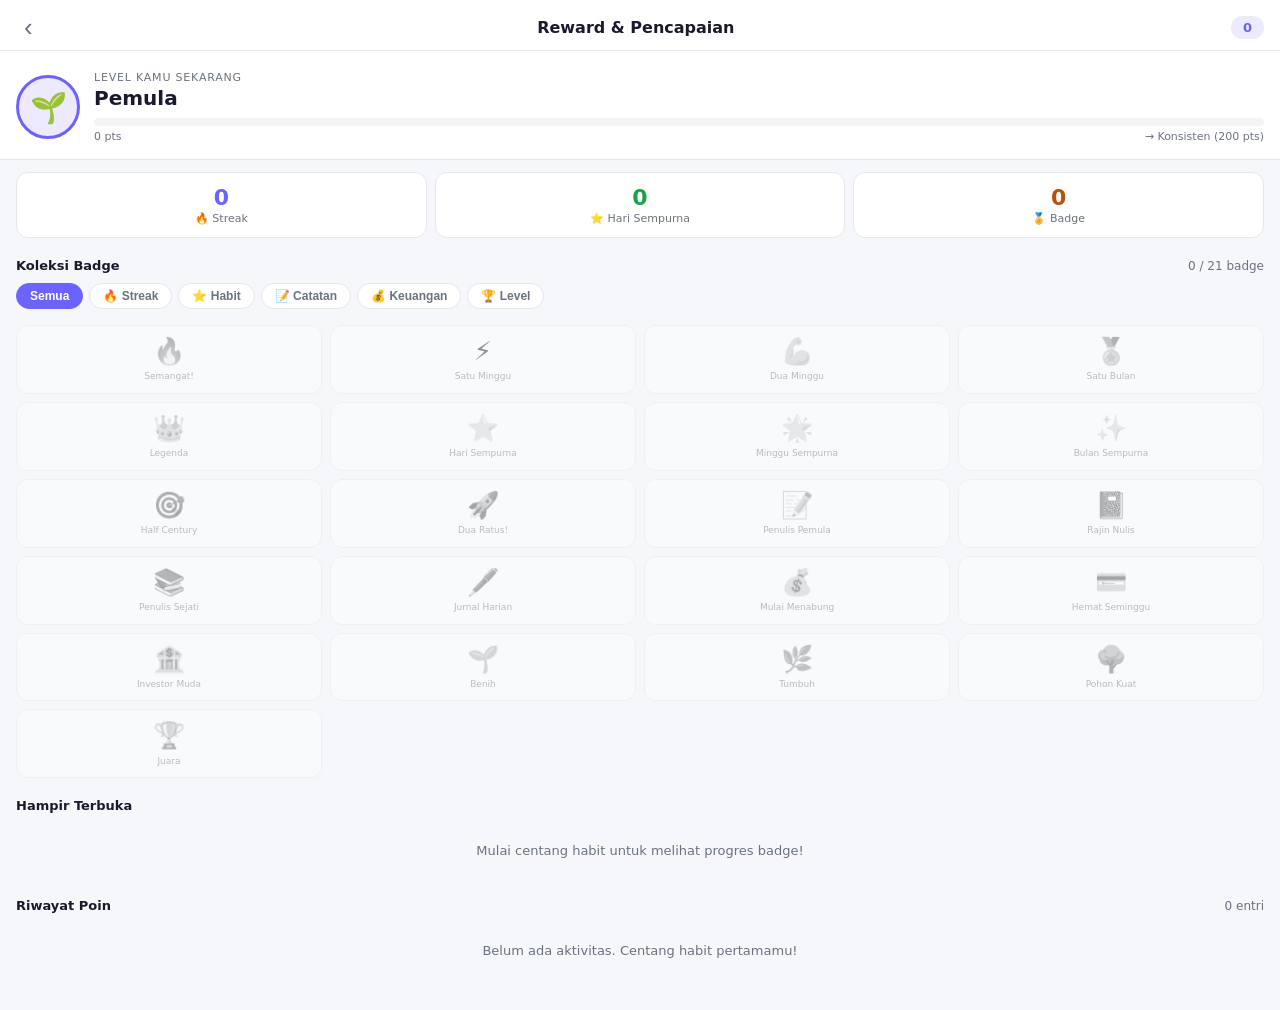
<file: reward-page.html>
<!doctype html>
<html lang="id">
  <head>
    <meta charset="UTF-8" />
    <meta
      name="viewport"
      content="width=device-width, initial-scale=1.0, viewport-fit=cover"
    />
    <meta name="theme-color" content="#111111" />
    <title>Reward & Pencapaian</title>
    <style>
      :root {
        --bg: #f5f7fa;
        --card: #ffffff;
        --border: #e5e7eb;
        --text: #1a1a2e;
        --muted: #6b7280;
        --faint: #f3f4f6;
        --accent: #6c63ff;
        --accent-light: #ede9fe;
        --green: #16a34a;
        --green-light: #dcfce7;
        --amber: #b45309;
        --amber-light: #fef3c7;
      }
      [data-theme="dark"] {
        --bg: #0f1117;
        --card: #1a1d27;
        --border: #2a2f3c;
        --text: #f1f3f8;
        --muted: #9aa3b2;
        --faint: #232734;
        --accent: #8b80ff;
        --accent-light: #2a2550;
        --green: #4ade80;
        --green-light: #14321f;
        --amber: #fbbf24;
        --amber-light: #3a2e10;
      }
      * {
        margin: 0;
        padding: 0;
        box-sizing: border-box;
        -webkit-tap-highlight-color: transparent;
      }
      body {
        font-family: "Segoe UI", system-ui, sans-serif;
        background: var(--bg);
        color: var(--text);
        min-height: 100vh;
      }

      /* TOP BAR */
      .topbar {
        background: var(--card);
        border-bottom: 1px solid var(--border);
        padding: 14px 16px 10px;
        position: sticky;
        top: 0;
        z-index: 50;
        display: flex;
        align-items: center;
        justify-content: space-between;
      }
      .topbar-back {
        font-size: 26px;
        background: none;
        border: none;
        cursor: pointer;
        color: var(--muted);
        padding: 0 8px;
        line-height: 1;
      }
      .topbar-title {
        font-size: 16px;
        font-weight: 700;
        color: var(--text);
      }
      .topbar-pts {
        font-size: 13px;
        font-weight: 700;
        background: var(--accent-light);
        color: var(--accent);
        padding: 4px 12px;
        border-radius: 20px;
      }

      /* HERO LEVEL */
      .hero {
        background: var(--card);
        padding: 20px 16px 16px;
        border-bottom: 1px solid var(--border);
        margin-bottom: 12px;
      }
      .hero-row {
        display: flex;
        align-items: center;
        gap: 14px;
      }
      .level-orb {
        width: 64px;
        height: 64px;
        border-radius: 50%;
        background: var(--accent-light);
        display: flex;
        align-items: center;
        justify-content: center;
        font-size: 30px;
        flex-shrink: 0;
        border: 3px solid var(--accent);
      }
      .hero-info {
        flex: 1;
      }
      .level-label {
        font-size: 11px;
        color: var(--muted);
        text-transform: uppercase;
        letter-spacing: 0.8px;
      }
      .level-name {
        font-size: 20px;
        font-weight: 700;
        color: var(--text);
        margin: 2px 0 8px;
      }
      .progress-track {
        height: 8px;
        background: var(--faint);
        border-radius: 4px;
        overflow: hidden;
      }
      .progress-fill {
        height: 100%;
        border-radius: 4px;
        background: var(--accent);
        transition: width 1s ease;
      }
      .progress-labels {
        display: flex;
        justify-content: space-between;
        font-size: 11px;
        color: var(--muted);
        margin-top: 4px;
      }

      /* STATS ROW */
      .stats-row {
        display: grid;
        grid-template-columns: repeat(3, 1fr);
        gap: 8px;
        margin: 12px 16px 0;
      }
      .stat-card {
        background: var(--card);
        border: 1px solid var(--border);
        border-radius: 12px;
        padding: 12px 10px;
        text-align: center;
      }
      .stat-val {
        font-size: 22px;
        font-weight: 700;
      }
      .stat-lbl {
        font-size: 11px;
        color: var(--muted);
        margin-top: 2px;
      }

      /* SECTION */
      .section {
        margin: 16px 16px 0;
      }
      .section-head {
        display: flex;
        align-items: center;
        justify-content: space-between;
        margin-bottom: 10px;
      }
      .section-title {
        font-size: 13px;
        font-weight: 700;
        color: var(--text);
      }
      .section-count {
        font-size: 12px;
        color: var(--muted);
      }

      /* BADGE GRID */
      .badge-grid {
        display: grid;
        grid-template-columns: repeat(4, 1fr);
        gap: 8px;
      }
      .badge-item {
        background: var(--card);
        border: 1px solid var(--border);
        border-radius: 12px;
        padding: 10px 6px;
        text-align: center;
        transition: transform 0.15s;
        position: relative;
      }
      .badge-item.earned {
        border-color: #c4b5fd;
        background: var(--accent-light);
      }
      .badge-item:not(.earned) {
        opacity: 0.45;
        filter: grayscale(1);
      }
      .badge-icon {
        font-size: 26px;
        line-height: 1.2;
      }
      .badge-name {
        font-size: 9px;
        color: var(--muted);
        margin-top: 4px;
        line-height: 1.3;
      }
      .badge-item.earned .badge-name {
        color: var(--accent);
        font-weight: 600;
      }

      /* CATEGORY TABS */
      .cat-tabs {
        display: flex;
        gap: 6px;
        overflow-x: auto;
        padding-bottom: 4px;
        margin-bottom: 12px;
        scrollbar-width: none;
      }
      .cat-tabs::-webkit-scrollbar {
        display: none;
      }
      .cat-tab {
        padding: 5px 13px;
        border-radius: 20px;
        font-size: 12px;
        font-weight: 600;
        border: 1.5px solid var(--border);
        background: var(--card);
        cursor: pointer;
        white-space: nowrap;
        color: var(--muted);
        transition: all 0.15s;
      }
      .cat-tab.active {
        background: var(--accent);
        border-color: var(--accent);
        color: #fff;
      }

      /* POINT LOG */
      .log-list {
        display: flex;
        flex-direction: column;
        gap: 0;
      }
      .log-item {
        display: flex;
        align-items: center;
        gap: 10px;
        padding: 10px 0;
        border-bottom: 1px solid var(--border);
      }
      .log-item:last-child {
        border-bottom: none;
      }
      .log-dot {
        width: 8px;
        height: 8px;
        border-radius: 50%;
        background: var(--accent);
        flex-shrink: 0;
      }
      .log-reason {
        flex: 1;
        font-size: 13px;
        color: var(--text);
      }
      .log-date {
        font-size: 11px;
        color: var(--muted);
      }
      .log-pts {
        font-size: 13px;
        font-weight: 700;
        color: var(--green);
      }

      /* NEXT BADGE */
      .next-badge-card {
        background: var(--card);
        border: 1px solid var(--border);
        border-radius: 14px;
        padding: 14px;
        display: flex;
        align-items: center;
        gap: 12px;
        margin-bottom: 8px;
      }
      .next-badge-icon {
        font-size: 28px;
      }
      .next-badge-info {
        flex: 1;
      }
      .next-badge-name {
        font-size: 14px;
        font-weight: 600;
      }
      .next-badge-desc {
        font-size: 12px;
        color: var(--muted);
        margin-top: 2px;
      }
      .next-badge-prog {
        margin-top: 8px;
      }
      .next-prog-track {
        height: 5px;
        background: var(--faint);
        border-radius: 4px;
        overflow: hidden;
      }
      .next-prog-fill {
        height: 100%;
        border-radius: 4px;
        background: var(--accent);
        transition: width 0.8s ease;
      }
      .next-prog-label {
        font-size: 10px;
        color: var(--muted);
        margin-top: 3px;
        text-align: right;
      }

      .spacer {
        height: 32px;
      }
    </style>
  </head>
  <body>
    <div class="topbar">
      <button class="topbar-back" onclick="goBack()" aria-label="Kembali">
        ‹
      </button>
      <div class="topbar-title">Reward & Pencapaian</div>
      <div class="topbar-pts" id="rw-total-points">0 pts</div>
    </div>

    <!-- HERO: LEVEL -->
    <div class="hero">
      <div class="hero-row">
        <div class="level-orb" id="lvl-orb">🌱</div>
        <div class="hero-info">
          <div class="level-label">Level kamu sekarang</div>
          <div class="level-name" id="lvl-name">Pemula</div>
          <div class="progress-track">
            <div
              class="progress-fill"
              id="rw-progress-bar"
              style="width: 0%"
            ></div>
          </div>
          <div class="progress-labels">
            <span id="lvl-cur-pts">0 pts</span>
            <span id="lvl-next-name">→ Konsisten (200 pts)</span>
          </div>
        </div>
      </div>
    </div>

    <!-- STATS -->
    <div class="stats-row">
      <div class="stat-card">
        <div class="stat-val" style="color: #6c63ff" id="stat-streak">0</div>
        <div class="stat-lbl">🔥 Streak</div>
      </div>
      <div class="stat-card">
        <div class="stat-val" style="color: #16a34a" id="stat-perfect">0</div>
        <div class="stat-lbl">⭐ Hari Sempurna</div>
      </div>
      <div class="stat-card">
        <div class="stat-val" style="color: #b45309" id="stat-badges">0</div>
        <div class="stat-lbl">🏅 Badge</div>
      </div>
    </div>

    <!-- BADGE SECTION -->
    <div class="section" style="margin-top: 20px">
      <div class="section-head">
        <div class="section-title">Koleksi Badge</div>
        <div class="section-count" id="badge-count-label">0 / 0 badge</div>
      </div>
      <div class="cat-tabs" id="cat-tabs">
        <button class="cat-tab active" onclick="filterBadges('semua', this)">
          Semua
        </button>
        <button class="cat-tab" onclick="filterBadges('streak', this)">
          🔥 Streak
        </button>
        <button class="cat-tab" onclick="filterBadges('habit', this)">
          ⭐ Habit
        </button>
        <button class="cat-tab" onclick="filterBadges('catatan', this)">
          📝 Catatan
        </button>
        <button class="cat-tab" onclick="filterBadges('keuangan', this)">
          💰 Keuangan
        </button>
        <button class="cat-tab" onclick="filterBadges('level', this)">
          🏆 Level
        </button>
      </div>
      <div class="badge-grid" id="badge-grid"></div>
    </div>

    <!-- BADGE BERIKUTNYA -->
    <div class="section" style="margin-top: 20px">
      <div class="section-head">
        <div class="section-title">Hampir Terbuka</div>
      </div>
      <div id="next-badges-list"></div>
    </div>

    <!-- RIWAYAT POIN -->
    <div class="section" style="margin-top: 20px">
      <div class="section-head">
        <div class="section-title">Riwayat Poin</div>
        <div class="section-count" id="log-count"></div>
      </div>
      <div class="log-list" id="point-log"></div>
    </div>

    <div class="spacer"></div>

    <script src="reward-engine.js"></script>
    <script>
      // Ikuti tema yang dipilih di aplikasi utama.
      try {
        const t = localStorage.getItem("habitBuilder.theme");
        if (t === "dark")
          document.documentElement.setAttribute("data-theme", "dark");
      } catch (e) {}

      function goBack() {
        if (document.referrer) history.back();
        else window.location.href = "index.html";
      }

      let currentFilter = "semua";

      function renderPage() {
        const lvl = RewardEngine.getCurrentLevel();
        const stats = RewardEngine.getStats();
        const allBadges = RewardEngine.getAllBadges();

        // ── Level ──
        document.getElementById("rw-total-points").textContent =
          lvl.totalPoints.toLocaleString("id-ID") + " pts";
        document.getElementById("lvl-orb").textContent = lvl.icon;
        document.getElementById("lvl-name").textContent = lvl.name;
        document.getElementById("rw-progress-bar").style.width =
          lvl.progress + "%";
        document.getElementById("lvl-cur-pts").textContent =
          lvl.totalPoints.toLocaleString("id-ID") + " pts";
        if (lvl.nextLevel) {
          document.getElementById("lvl-next-name").textContent =
            `→ ${lvl.nextLevel.name} (${lvl.nextLevel.minPts.toLocaleString("id-ID")} pts)`;
        } else {
          document.getElementById("lvl-next-name").textContent =
            "Level Maksimum!";
        }

        // ── Stats ──
        document.getElementById("stat-streak").textContent =
          stats.currentStreak;
        document.getElementById("stat-perfect").textContent = stats.perfectDays;
        document.getElementById("stat-badges").textContent =
          stats.earnedBadges.length;

        // ── Badges ──
        renderBadges(allBadges, currentFilter);
        const earned = allBadges.filter((b) => b.earned).length;
        document.getElementById("badge-count-label").textContent =
          `${earned} / ${allBadges.length} badge`;

        // ── Next Badges ──
        renderNextBadges(stats);

        // ── Point Log ──
        const log = stats.pointLog || [];
        document.getElementById("log-count").textContent =
          log.length + " entri";
        document.getElementById("point-log").innerHTML =
          log.length === 0
            ? `<div style="text-align:center;padding:20px;color:var(--muted);font-size:13px;">Belum ada aktivitas. Centang habit pertamamu!</div>`
            : log
                .slice(0, 20)
                .map(
                  (l) => `
                  <div class="log-item">
                    <div class="log-dot"></div>
                    <div class="log-reason">${l.reason}</div>
                    <div class="log-date">${l.date}</div>
                    <div class="log-pts">+${l.amount}</div>
                  </div>`,
                )
                .join("");
      }

      function renderBadges(allBadges, filter) {
        const filtered =
          filter === "semua"
            ? allBadges
            : allBadges.filter((b) => b.cat === filter);
        document.getElementById("badge-grid").innerHTML = filtered
          .map(
            (b) => `
            <div class="badge-item ${b.earned ? "earned" : ""}" title="${b.desc}">
              <div class="badge-icon">${b.icon}</div>
              <div class="badge-name">${b.name}</div>
            </div>`,
          )
          .join("");
      }

      function filterBadges(cat, btn) {
        currentFilter = cat;
        document
          .querySelectorAll(".cat-tab")
          .forEach((t) => t.classList.remove("active"));
        btn.classList.add("active");
        renderBadges(RewardEngine.getAllBadges(), cat);
      }

      function renderNextBadges(stats) {
        const allBadges = RewardEngine.getAllBadges();
        const unearned = allBadges.filter((b) => !b.earned);

        const withProgress = unearned
          .map((b) => {
            let cur = 0,
              target = 1,
              label = "";
            switch (b.id) {
              case "streak_3":
                cur = stats.currentStreak;
                target = 3;
                label = `${cur}/3 hari streak`;
                break;
              case "streak_7":
                cur = stats.currentStreak;
                target = 7;
                label = `${cur}/7 hari streak`;
                break;
              case "streak_14":
                cur = stats.currentStreak;
                target = 14;
                label = `${cur}/14 hari`;
                break;
              case "streak_30":
                cur = stats.currentStreak;
                target = 30;
                label = `${cur}/30 hari`;
                break;
              case "streak_100":
                cur = stats.currentStreak;
                target = 100;
                label = `${cur}/100 hari`;
                break;
              case "perfect_1":
                cur = stats.perfectDays;
                target = 1;
                label = `${cur}/1 hari sempurna`;
                break;
              case "perfect_7":
                cur = stats.perfectDays;
                target = 7;
                label = `${cur}/7 hari sempurna`;
                break;
              case "perfect_30":
                cur = stats.perfectDays;
                target = 30;
                label = `${cur}/30 hari`;
                break;
              case "habit_50":
                cur = stats.totalChecks;
                target = 50;
                label = `${cur}/50 habit`;
                break;
              case "habit_200":
                cur = stats.totalChecks;
                target = 200;
                label = `${cur}/200 habit`;
                break;
              case "note_1":
                cur = stats.totalNotes;
                target = 1;
                label = `${cur}/1 catatan`;
                break;
              case "note_10":
                cur = stats.totalNotes;
                target = 10;
                label = `${cur}/10 catatan`;
                break;
              case "note_50":
                cur = stats.totalNotes;
                target = 50;
                label = `${cur}/50 catatan`;
                break;
              case "note_100":
                cur = stats.totalNotes;
                target = 100;
                label = `${cur}/100 catatan`;
                break;
              case "saver_1":
                cur = stats.savingDays;
                target = 1;
                label = `${cur}/1 hari nabung`;
                break;
              case "saver_7":
                cur = stats.savingDays;
                target = 7;
                label = `${cur}/7 hari nabung`;
                break;
              case "saver_30":
                cur = stats.savingDays;
                target = 30;
                label = `${cur}/30 hari`;
                break;
              case "pts_100":
                cur = stats.totalPoints;
                target = 100;
                label = `${cur}/100 pts`;
                break;
              case "pts_500":
                cur = stats.totalPoints;
                target = 500;
                label = `${cur}/500 pts`;
                break;
              case "pts_1000":
                cur = stats.totalPoints;
                target = 1000;
                label = `${cur}/1.000 pts`;
                break;
              case "pts_5000":
                cur = stats.totalPoints;
                target = 5000;
                label = `${cur}/5.000 pts`;
                break;
              default:
                cur = 0;
                target = 1;
                label = "";
            }
            const pct = Math.min(100, Math.round((cur / target) * 100));
            return { ...b, cur, target, pct, label };
          })
          .filter((b) => b.pct > 0)
          .sort((a, b) => b.pct - a.pct)
          .slice(0, 4);

        const container = document.getElementById("next-badges-list");
        if (withProgress.length === 0) {
          container.innerHTML = `<div style="text-align:center;padding:20px;color:var(--muted);font-size:13px;">
            Mulai centang habit untuk melihat progres badge!
          </div>`;
          return;
        }

        container.innerHTML = withProgress
          .map(
            (b) => `
            <div class="next-badge-card">
              <div class="next-badge-icon">${b.icon}</div>
              <div class="next-badge-info">
                <div class="next-badge-name">${b.name}</div>
                <div class="next-badge-desc">${b.desc}</div>
                <div class="next-badge-prog">
                  <div class="next-prog-track">
                    <div class="next-prog-fill" style="width:${b.pct}%"></div>
                  </div>
                  <div class="next-prog-label">${b.label}</div>
                </div>
              </div>
            </div>`,
          )
          .join("");
      }

      renderPage();
    </script>
  </body>
</html>
</file>
<file: styles.css>
:root {
  --bg: #f4f4f2;
  --panel: #ffffff;
  --ink: #141414;
  --ink-soft: #6b6b6b;
  --line: #e3e3df;
  --line-strong: #cfcfca;
  --accent: #141414;
  --done: #141414;
  --good: #1f9d55;
  --radius: 14px;
  --shadow: 0 1px 2px rgba(0, 0, 0, 0.04), 0 8px 24px rgba(0, 0, 0, 0.05);
  font-family:
    "Inter",
    "Segoe UI",
    system-ui,
    -apple-system,
    Roboto,
    Arial,
    sans-serif;
}

[data-theme="dark"] {
  --bg: #0e0f12;
  --panel: #181a1f;
  --ink: #f2f2f0;
  --ink-soft: #9aa0a8;
  --line: #2a2d34;
  --line-strong: #3a3e46;
  --accent: #f2f2f0;
  --done: #f2f2f0;
  --good: #34d399;
  --shadow: 0 1px 2px rgba(0, 0, 0, 0.4), 0 8px 24px rgba(0, 0, 0, 0.5);
}

[data-theme="dark"] .ghost-btn {
  border-color: var(--ink);
  background: var(--ink);
  color: #111;
}

[data-theme="dark"] .habit-list li {
  background: #14161a;
}

[data-theme="dark"] .chart-stat {
  background: #14161a;
}

[data-theme="dark"] .rab-sum-card,
[data-theme="dark"] .cat-item {
  background: #14161a;
}
[data-theme="dark"] .rab-sum-value.neg,
[data-theme="dark"] .cat-amount.neg {
  color: #ff7a6b;
}

[data-theme="dark"] .cell {
  background: #14161a;
}

[data-theme="dark"] .habit-color {
  box-shadow: 0 0 0 1px var(--line-strong);
}

[data-theme="dark"] .tracker tbody td.weekend {
  background: #1c1f25;
}

[data-theme="dark"] .tracker tbody td.today-col {
  background: #13241c;
}

* {
  box-sizing: border-box;
}

html,
body {
  margin: 0;
  background: var(--bg);
  color: var(--ink);
  -webkit-font-smoothing: antialiased;
  transition:
    background 0.25s ease,
    color 0.25s ease;
}

.app {
  max-width: 1100px;
  margin: 0 auto;
  padding: 16px clamp(12px, 4vw, 28px) 48px;
}

/* ---------- Topbar ---------- */
.topbar {
  display: flex;
  align-items: center;
  gap: 16px;
  flex-wrap: wrap;
  padding: 18px 0 14px;
}

.brand {
  display: flex;
  align-items: center;
  gap: 10px;
}
.brand-mark {
  font-size: 18px;
}
.brand-text {
  font-weight: 800;
  letter-spacing: 0.28em;
  font-size: 15px;
}

.month-nav {
  display: flex;
  align-items: center;
  gap: 6px;
  margin-left: auto;
}

.month-title {
  min-width: 168px;
  text-align: center;
  font-weight: 700;
  font-size: 16px;
  background: none;
  border: none;
  color: var(--ink);
  cursor: pointer;
  letter-spacing: 0.04em;
  text-transform: uppercase;
}

.icon-btn {
  width: 36px;
  height: 36px;
  border: 1px solid var(--line-strong);
  background: var(--panel);
  border-radius: 10px;
  font-size: 20px;
  line-height: 1;
  cursor: pointer;
  color: var(--ink);
}
.icon-btn:active {
  transform: scale(0.96);
}

.topbar-actions {
  margin-left: 8px;
}

.reward-btn {
  display: inline-flex;
  align-items: center;
  gap: 4px;
  font-size: 12px;
  font-weight: 700;
  padding: 6px 12px;
  border-radius: 20px;
  background: var(--accent2, #6c63ff);
  color: #fff;
  text-decoration: none;
  margin-right: 6px;
  white-space: nowrap;
  box-shadow: 0 2px 8px rgba(108, 99, 255, 0.35);
  transition:
    transform 0.12s ease,
    box-shadow 0.12s ease;
}
.reward-btn:hover {
  transform: translateY(-1px);
  box-shadow: 0 4px 14px rgba(108, 99, 255, 0.45);
}
.reward-btn:active {
  transform: translateY(0);
}

.ghost-btn {
  border: 1px solid var(--ink);
  background: var(--ink);
  color: #fff;
  padding: 8px 14px;
  border-radius: 10px;
  font-weight: 600;
  cursor: pointer;
}

/* ---------- Overview ---------- */
.overview {
  display: grid;
  grid-template-columns: repeat(4, 1fr);
  gap: 12px;
  margin: 8px 0 22px;
}

.overview-card {
  background: var(--panel);
  border: 1px solid var(--line);
  border-radius: var(--radius);
  padding: 14px 16px;
  box-shadow: var(--shadow);
}

.overview-card.overview-card--savings {
  background: var(--good);
  border: 2px solid var(--good);
}
.overview-card.overview-card--expense {
  background: #d6453c;
  border: 2px solid #d6453c;
}
.overview-card--savings,
.overview-card--expense {
  cursor: pointer;
  position: relative;
  transition:
    transform 0.12s ease,
    box-shadow 0.2s ease;
}
.overview-card--savings:hover {
  box-shadow: 0 6px 20px rgba(31, 157, 85, 0.35);
}
.overview-card--expense:hover {
  box-shadow: 0 6px 20px rgba(214, 69, 60, 0.35);
}
.overview-card--savings:active,
.overview-card--expense:active {
  transform: scale(0.98);
}
.overview-card--savings .overview-label,
.overview-card--expense .overview-label {
  color: rgba(255, 255, 255, 0.7);
}
.overview-card--savings .overview-value,
.overview-card--savings .overview-value > span,
.overview-card--expense .overview-value,
.overview-card--expense .overview-value > span {
  color: #fff;
}
.overview-card--savings .overview-value.neg,
.overview-card--savings #totalSavings.neg {
  color: #ff7a6b;
}
.savings-hint {
  margin-top: 8px;
  font-size: 11px;
  font-weight: 600;
  color: rgba(255, 255, 255, 0.85);
}

.overview-label {
  font-size: 12px;
  color: var(--ink-soft);
  letter-spacing: 0.04em;
}
.overview-value {
  font-size: 28px;
  font-weight: 800;
  margin-top: 4px;
  display: flex;
  align-items: baseline;
  gap: 6px;
}
.overview-value small {
  font-size: 13px;
  color: var(--ink-soft);
  font-weight: 600;
}

.progress-track {
  margin-top: 10px;
  height: 8px;
  background: var(--line);
  border-radius: 999px;
  overflow: hidden;
}
.progress-fill {
  height: 100%;
  width: 0%;
  background: var(--accent);
  border-radius: 999px;
  transition: width 0.35s ease;
}

/* ---------- Grafik progres ---------- */
.chart-legend {
  flex-wrap: wrap;
}
.chart-legend .lg {
  width: 14px;
  height: 0;
  display: inline-block;
  vertical-align: middle;
}
.chart-legend .lg-line {
  border-top: 3px solid var(--ink);
}
.chart-legend .lg-avg {
  border-top: 2px dashed var(--ink-soft);
}

.chart-stats {
  display: grid;
  grid-template-columns: repeat(3, 1fr);
  gap: 10px;
  margin-bottom: 14px;
}
.chart-stat {
  background: #fafafa;
  border: 1px solid var(--line);
  border-radius: 10px;
  padding: 8px 12px;
}
.chart-stat-label {
  display: block;
  font-size: 11px;
  color: var(--ink-soft);
}
.chart-stat-value {
  font-size: 16px;
  font-weight: 800;
}

.chart-wrap {
  width: 100%;
  position: relative;
}
.progress-chart {
  width: 100%;
  height: auto;
  aspect-ratio: 600 / 240;
  display: block;
  overflow: visible;
}
.chart-grid {
  stroke: var(--line);
  stroke-width: 1;
  stroke-dasharray: 3 4;
}
.chart-axis {
  fill: var(--ink-soft);
  font-size: 10px;
  font-weight: 600;
}
.chart-weekend {
  fill: var(--ink);
  opacity: 0.05;
}
.chart-area {
  fill: var(--ink);
  opacity: 0.08;
}
.chart-line {
  fill: none;
  stroke: var(--ink);
  stroke-width: 2.5;
  stroke-linejoin: round;
  stroke-linecap: round;
}
.chart-avg {
  stroke: var(--ink-soft);
  stroke-width: 1.5;
  stroke-dasharray: 5 4;
  opacity: 0.85;
}
.chart-dot {
  fill: var(--ink);
}
.chart-dot--today {
  fill: var(--ink);
  stroke: var(--panel);
  stroke-width: 2;
}
.chart-today-line {
  stroke: var(--ink);
  stroke-width: 1;
  stroke-dasharray: 2 3;
  opacity: 0.45;
}
.chart-hover-line {
  stroke: var(--ink-soft);
  stroke-width: 1;
  stroke-dasharray: 2 3;
  pointer-events: none;
}
.chart-focus-dot {
  fill: var(--panel);
  stroke: var(--ink);
  stroke-width: 3;
  pointer-events: none;
}
.chart-overlay {
  cursor: crosshair;
}
.chart-tooltip {
  position: absolute;
  transform: translate(-50%, -130%);
  background: var(--ink);
  color: var(--panel);
  border-radius: 8px;
  padding: 6px 9px;
  font-size: 11px;
  line-height: 1.35;
  white-space: nowrap;
  pointer-events: none;
  box-shadow: 0 6px 18px rgba(0, 0, 0, 0.25);
  z-index: 5;
}
.chart-tooltip[hidden] {
  display: none;
}
.chart-tooltip strong {
  display: block;
  font-size: 12px;
}
.chart-tooltip span {
  opacity: 0.8;
}

/* Mode malam: grafik dominan putih */
[data-theme="dark"] .chart-line {
  stroke: #ffffff;
}
[data-theme="dark"] .chart-dot {
  fill: #ffffff;
}
[data-theme="dark"] .chart-dot--today {
  fill: #ffffff;
  stroke: var(--panel);
}
[data-theme="dark"] .chart-area {
  fill: #ffffff;
  opacity: 0.12;
}
[data-theme="dark"] .chart-avg {
  stroke: rgba(255, 255, 255, 0.7);
}
[data-theme="dark"] .chart-today-line {
  stroke: #ffffff;
  opacity: 0.55;
}
[data-theme="dark"] .chart-weekend {
  fill: #ffffff;
  opacity: 0.05;
}
[data-theme="dark"] .chart-grid {
  stroke: rgba(255, 255, 255, 0.18);
}
[data-theme="dark"] .chart-focus-dot {
  fill: var(--panel);
  stroke: #ffffff;
}
[data-theme="dark"] .chart-hover-line {
  stroke: rgba(255, 255, 255, 0.6);
}
[data-theme="dark"] .chart-legend .lg-line {
  border-top-color: #ffffff;
}
[data-theme="dark"] .chart-legend .lg-avg {
  border-top-color: rgba(255, 255, 255, 0.7);
}

/* ---------- Panels ---------- */
.panel {
  background: var(--panel);
  border: 1px solid var(--line);
  border-radius: var(--radius);
  padding: 18px;
  margin-bottom: 18px;
  box-shadow: var(--shadow);
}

.panel-head {
  display: flex;
  align-items: center;
  justify-content: space-between;
  gap: 12px;
  flex-wrap: wrap;
  margin-bottom: 14px;
}
.panel-head h2 {
  margin: 0;
  font-size: 14px;
  letter-spacing: 0.18em;
  text-transform: uppercase;
  color: var(--ink-soft);
}
.panel-head-actions {
  display: flex;
  align-items: center;
  gap: 8px;
  flex-wrap: wrap;
}
.panel-head-actions .ghost-btn {
  text-decoration: none;
}

.add-habit {
  display: flex;
  gap: 8px;
}
.add-habit input {
  border: 1px solid var(--line-strong);
  border-radius: 10px;
  padding: 9px 12px;
  font-size: 14px;
  min-width: 200px;
  outline: none;
}
.add-habit input:focus {
  border-color: var(--ink);
}

.primary-btn {
  border: none;
  background: var(--ink);
  color: #fff;
  padding: 9px 16px;
  border-radius: 10px;
  font-weight: 600;
  cursor: pointer;
  white-space: nowrap;
}
.primary-btn:active {
  transform: scale(0.97);
}
/* Mode malam: latar tombol jadi terang (var(--ink)), jadi teks harus gelap */
[data-theme="dark"] .primary-btn {
  color: #14161a;
}

/* ---------- Habit list ---------- */
.habit-list {
  list-style: none;
  margin: 0;
  padding: 0;
  display: grid;
  gap: 8px;
}
.habit-list li {
  display: flex;
  align-items: center;
  gap: 12px;
  padding: 10px 12px;
  border: 1px solid var(--line);
  border-radius: 10px;
  background: #fafafa;
}
.habit-color {
  width: 14px;
  height: 14px;
  border-radius: 4px;
  flex: none;
}
.habit-name {
  flex: 1;
  font-weight: 600;
  font-size: 14px;
}
.habit-stat {
  font-size: 12px;
  color: var(--ink-soft);
  margin-right: 4px;
}
.habit-del {
  border: none;
  background: none;
  cursor: pointer;
  color: var(--ink-soft);
  font-size: 18px;
  line-height: 1;
  padding: 4px;
}
.habit-del:hover {
  color: #c0392b;
}
.empty-hint {
  color: var(--ink-soft);
  font-size: 14px;
  padding: 8px 2px;
}

/* ---------- RAB / Anggaran harian ---------- */
.rab-today {
  font-size: 12px;
  font-weight: 600;
  color: var(--ink-soft);
}

.rab-summary {
  display: grid;
  grid-template-columns: repeat(4, 1fr);
  gap: 12px;
  margin-bottom: 16px;
}
.rab-sum-card {
  background: #fafafa;
  border: 1px solid var(--line);
  border-radius: 12px;
  padding: 12px 14px;
}
.rab-sum-label {
  font-size: 12px;
  color: var(--ink-soft);
  letter-spacing: 0.03em;
}
.rab-sum-value {
  font-size: 22px;
  font-weight: 800;
  margin-top: 4px;
}
.rab-sum-value.neg,
.cat-amount.neg {
  color: #c0392b;
}
.cat-amount.pos {
  color: var(--good);
}
.cat-amount.save {
  color: var(--good);
}
.cat-amount.save.neg {
  color: #c0392b;
}
.cat-amount.spend,
#rabSpentToday {
  color: #c0392b;
}
#rabSavings {
  color: var(--good);
}
#rabSavings.neg {
  color: #c0392b;
}

.add-cat {
  display: flex;
  gap: 8px;
  flex-wrap: wrap;
  margin-bottom: 14px;
}
.add-cat input {
  border: 1px solid var(--line-strong);
  border-radius: 10px;
  padding: 9px 12px;
  font-size: 14px;
  outline: none;
  background: var(--panel);
  color: var(--ink);
}
.add-cat input:focus {
  border-color: var(--ink);
}
.add-cat #catName {
  flex: 2;
  min-width: 160px;
}
.add-cat #catDaily {
  flex: 1;
  min-width: 140px;
}

.cat-list {
  list-style: none;
  margin: 0;
  padding: 0;
  display: grid;
  gap: 10px;
}
.cat-item {
  border: 1px solid var(--line);
  border-radius: 12px;
  background: #fafafa;
  padding: 12px;
  display: grid;
  gap: 12px;
}
.cat-row1 {
  display: flex;
  align-items: center;
  gap: 10px;
}
.cat-name {
  flex: 1;
  font-weight: 700;
  font-size: 15px;
}
.cat-row2 {
  display: grid;
  grid-template-columns: repeat(4, 1fr);
  gap: 12px;
  align-items: end;
}
.cat-field {
  display: flex;
  flex-direction: column;
  gap: 5px;
}
.cat-field-label {
  font-size: 11px;
  color: var(--ink-soft);
  letter-spacing: 0.03em;
}
.cat-amount {
  font-size: 16px;
  font-weight: 800;
}
.cat-row3 {
  display: flex;
  gap: 8px;
  align-items: center;
  flex-wrap: wrap;
}

.rp-input {
  display: flex;
  align-items: center;
  gap: 4px;
  border: 1px solid var(--line-strong);
  border-radius: 10px;
  padding: 6px 10px;
  background: var(--panel);
}
.rp-input:focus-within {
  border-color: var(--ink);
}
.rp-input span {
  font-size: 13px;
  color: var(--ink-soft);
  font-weight: 600;
}
.rp-input input {
  border: none;
  outline: none;
  background: none;
  color: var(--ink);
  font-size: 14px;
  font-weight: 600;
  width: 110px;
  padding: 0;
}
.cat-row3 .rp-input {
  flex: 1;
  min-width: 130px;
}
.cat-row3 .rp-input input {
  width: 100%;
}
.cat-row3 .primary-btn {
  padding: 9px 18px;
}

/* ---------- Tracker table ---------- */
.legend {
  display: flex;
  gap: 14px;
  font-size: 12px;
  color: var(--ink-soft);
}
.legend span {
  display: inline-flex;
  align-items: center;
  gap: 6px;
}
.dot {
  width: 12px;
  height: 12px;
  border: 1px solid var(--line-strong);
  border-radius: 3px;
  display: inline-block;
}
.dot.done {
  background: var(--done);
  border-color: var(--done);
}

.grid-scroll {
  overflow-x: auto;
  -webkit-overflow-scrolling: touch;
}

.tracker {
  border-collapse: separate;
  border-spacing: 0;
  width: 100%;
  min-width: 640px;
}
.tracker th,
.tracker td {
  text-align: center;
  padding: 0;
}
.tracker thead th {
  font-size: 11px;
  font-weight: 700;
  color: var(--ink-soft);
  padding: 6px 2px;
  position: sticky;
  top: 0;
}
.tracker .corner {
  text-align: left;
  position: sticky;
  left: 0;
  background: var(--panel);
  z-index: 3;
  min-width: 150px;
  padding-left: 6px;
}
.tracker thead th.today {
  color: var(--ink);
}
.tracker thead th.today small {
  display: block;
  font-size: 9px;
  color: var(--good);
}

.tracker tbody th {
  text-align: left;
  font-size: 13px;
  font-weight: 600;
  padding: 6px 10px 6px 6px;
  position: sticky;
  left: 0;
  background: var(--panel);
  z-index: 2;
  white-space: nowrap;
  border-top: 1px solid var(--line);
}
.tracker tbody td {
  border-top: 1px solid var(--line);
  border-left: 1px solid #f0f0ee;
}
.tracker tbody td.weekend {
  background: #faf9f7;
}
.tracker tbody td.today-col {
  background: #f0f7f2;
}

.cell {
  width: 26px;
  height: 26px;
  margin: 3px auto;
  border: 1px solid var(--line-strong);
  border-radius: 6px;
  cursor: pointer;
  background: #fff;
  transition:
    background 0.12s ease,
    transform 0.08s ease;
}
.cell.checked {
  background: var(--done);
  border-color: var(--done);
}
.cell:active {
  transform: scale(0.88);
}
.cell.locked {
  cursor: not-allowed;
  border-style: dashed;
  opacity: 0.55;
}
.cell.locked:active {
  transform: none;
}
.cell.locked.checked {
  opacity: 0.85;
  border-style: solid;
}

.row-rate {
  font-size: 11px;
  color: var(--ink-soft);
  font-weight: 700;
  position: sticky;
  right: 0;
  background: var(--panel);
  padding: 0 8px;
}

/* ---------- Footer ---------- */
.foot {
  display: flex;
  align-items: center;
  justify-content: space-between;
  gap: 12px;
  flex-wrap: wrap;
  font-size: 12px;
  color: var(--ink-soft);
  padding: 6px 2px;
}
.link-btn {
  border: none;
  background: none;
  color: #c0392b;
  cursor: pointer;
  font-size: 12px;
}

/* ---------- Responsive ---------- */
@media (max-width: 960px) {
  .overview {
    grid-template-columns: repeat(2, 1fr);
  }
}
@media (max-width: 720px) {
  .overview {
    grid-template-columns: repeat(2, 1fr);
  }
  .brand-text {
    font-size: 13px;
    letter-spacing: 0.2em;
  }
  .month-nav {
    width: 100%;
    margin-left: 0;
    justify-content: space-between;
    order: 3;
  }
  .add-habit input {
    min-width: 0;
    flex: 1;
  }
  .add-habit {
    width: 100%;
  }
  .panel-head {
    align-items: stretch;
  }
  .rab-summary {
    grid-template-columns: 1fr 1fr;
  }
  .cat-row2 {
    grid-template-columns: 1fr 1fr;
  }
}
@media (max-width: 420px) {
  .overview {
    grid-template-columns: 1fr 1fr;
  }
  .overview-value {
    font-size: 24px;
  }
}

/* ---------- Modal pemasukan ---------- */
body.modal-open {
  overflow: hidden;
}
.modal-overlay {
  position: fixed;
  inset: 0;
  background: rgba(20, 22, 28, 0.42);
  display: flex;
  align-items: center;
  justify-content: center;
  padding: 16px;
  z-index: 100;
  -webkit-backdrop-filter: blur(14px) saturate(150%);
  backdrop-filter: blur(14px) saturate(150%);
}
.modal-overlay[hidden] {
  display: none;
}
.modal-overlay.opening {
  animation: overlayFade 0.45s ease forwards;
}
@keyframes overlayFade {
  from {
    opacity: 0;
    -webkit-backdrop-filter: blur(0) saturate(100%);
    backdrop-filter: blur(0) saturate(100%);
  }
  to {
    opacity: 1;
  }
}
.modal {
  position: relative;
  color: var(--ink);
  border-radius: 26px;
  width: 100%;
  max-width: 480px;
  max-height: 86vh;
  display: flex;
  flex-direction: column;
  overflow: hidden;
  /* Liquid Glass */
  background: linear-gradient(
    160deg,
    rgba(255, 255, 255, 0.72) 0%,
    rgba(255, 255, 255, 0.42) 100%
  );
  border: 1px solid rgba(255, 255, 255, 0.55);
  -webkit-backdrop-filter: blur(30px) saturate(180%);
  backdrop-filter: blur(30px) saturate(180%);
  box-shadow:
    0 24px 70px rgba(0, 0, 0, 0.28),
    inset 0 1px 0 rgba(255, 255, 255, 0.65),
    inset 0 -1px 0 rgba(255, 255, 255, 0.2);
}
/* Highlight kaca di tepi atas */
.modal::before {
  content: "";
  position: absolute;
  inset: 0;
  border-radius: inherit;
  background: radial-gradient(
    120% 80% at 20% -10%,
    rgba(255, 255, 255, 0.6) 0%,
    rgba(255, 255, 255, 0) 55%
  );
  pointer-events: none;
}
.modal-overlay.opening .modal {
  animation: modalPop 0.5s cubic-bezier(0.16, 1, 0.3, 1) forwards;
}
@keyframes modalPop {
  0% {
    opacity: 0;
    transform: translateY(28px) scale(0.9);
    filter: blur(6px);
  }
  60% {
    opacity: 1;
    filter: blur(0);
  }
  100% {
    opacity: 1;
    transform: translateY(0) scale(1);
    filter: blur(0);
  }
}
.modal > * {
  position: relative;
  z-index: 1;
}
.modal-head {
  display: flex;
  align-items: center;
  justify-content: space-between;
  gap: 12px;
  padding: 16px 18px;
  border-bottom: 1px solid rgba(255, 255, 255, 0.4);
}
.modal-head h3 {
  margin: 0;
  font-size: 15px;
  font-weight: 800;
}
.modal-head .icon-btn {
  background: rgba(255, 255, 255, 0.5);
  border-color: rgba(255, 255, 255, 0.6);
  -webkit-backdrop-filter: blur(8px);
  backdrop-filter: blur(8px);
}
.modal-total {
  display: flex;
  align-items: baseline;
  justify-content: space-between;
  gap: 12px;
  padding: 14px 18px;
  background: rgba(255, 255, 255, 0.28);
  border-bottom: 1px solid rgba(255, 255, 255, 0.4);
}
.modal-total-label {
  font-size: 12px;
  color: var(--ink-soft);
}
.modal-total-value {
  font-size: 22px;
  font-weight: 800;
  color: var(--good);
}
.modal-total-value.neg,
#expenseMonthTotal {
  color: #c0392b;
}

.add-extra {
  padding: 14px 18px;
  border-top: 1px solid rgba(255, 255, 255, 0.4);
  background: rgba(255, 255, 255, 0.28);
}
.add-extra-title {
  font-size: 12px;
  font-weight: 700;
  color: var(--ink-soft);
  margin-bottom: 8px;
}
.add-extra-row {
  display: grid;
  grid-template-columns: 1fr 1fr;
  gap: 8px;
}
.add-extra-row input {
  border: 1px solid rgba(255, 255, 255, 0.6);
  border-radius: 10px;
  padding: 8px 10px;
  font-size: 13px;
  outline: none;
  background: rgba(255, 255, 255, 0.55);
  color: var(--ink);
  width: 100%;
  -webkit-backdrop-filter: blur(6px);
  backdrop-filter: blur(6px);
}
.add-extra-row input:focus {
  border-color: var(--ink);
}
.add-extra-row #extraLabel {
  grid-column: 1 / -1;
}
.add-extra-row .primary-btn {
  padding: 8px 10px;
}

.income-list {
  padding: 12px 18px 18px;
  overflow-y: auto;
  flex: 1;
}
.income-day {
  margin-bottom: 14px;
}
.income-day-head {
  display: flex;
  align-items: baseline;
  justify-content: space-between;
  gap: 10px;
  margin-bottom: 6px;
  padding-bottom: 4px;
  border-bottom: 1px dashed var(--line);
}
.income-day-date {
  font-size: 13px;
  font-weight: 700;
}
.income-day-sum {
  font-size: 14px;
  font-weight: 800;
}
.income-day-sum.pos {
  color: var(--good);
}
.income-day-sum.neg {
  color: #c0392b;
}
.income-item {
  display: flex;
  align-items: center;
  gap: 10px;
  padding: 5px 0;
}
.income-dot {
  width: 10px;
  height: 10px;
  border-radius: 3px;
  flex: none;
}
.income-item-label {
  flex: 1;
  font-size: 13px;
}
.income-item-amount {
  font-size: 13px;
  font-weight: 700;
}
.income-item-amount.pos {
  color: var(--good);
}
.income-item-amount.neg {
  color: #c0392b;
}
.income-del {
  border: none;
  background: none;
  cursor: pointer;
  color: var(--ink-soft);
  font-size: 14px;
  line-height: 1;
  padding: 2px 4px;
}
.income-del:hover {
  color: #c0392b;
}

[data-theme="dark"] .modal {
  background: linear-gradient(
    160deg,
    rgba(40, 44, 54, 0.72) 0%,
    rgba(24, 26, 31, 0.55) 100%
  );
  border: 1px solid rgba(255, 255, 255, 0.12);
  box-shadow:
    0 24px 70px rgba(0, 0, 0, 0.6),
    inset 0 1px 0 rgba(255, 255, 255, 0.12);
}
[data-theme="dark"] .modal::before {
  background: radial-gradient(
    120% 80% at 20% -10%,
    rgba(255, 255, 255, 0.14) 0%,
    rgba(255, 255, 255, 0) 55%
  );
}
[data-theme="dark"] .modal-head,
[data-theme="dark"] .modal-total,
[data-theme="dark"] .add-extra {
  border-color: rgba(255, 255, 255, 0.1);
}
[data-theme="dark"] .modal-total,
[data-theme="dark"] .add-extra {
  background: rgba(255, 255, 255, 0.05);
}
[data-theme="dark"] .modal-head .icon-btn {
  background: rgba(255, 255, 255, 0.1);
  border-color: rgba(255, 255, 255, 0.15);
}
[data-theme="dark"] .add-extra-row input {
  background: rgba(255, 255, 255, 0.08);
  border-color: rgba(255, 255, 255, 0.15);
}

@media (max-width: 420px) {
  .add-extra-row {
    grid-template-columns: 1fr;
  }
}

/* ---------- Modal catch-up (progres kemarin) ---------- */
.catchup-modal {
  max-width: 440px;
}
.catchup-body {
  padding: 16px 18px;
  overflow-y: auto;
}
.catchup-intro {
  margin: 0 0 14px;
  font-size: 14px;
  line-height: 1.5;
  color: var(--ink);
}
.catchup-missed {
  background: rgba(255, 255, 255, 0.3);
  border: 1px solid rgba(255, 255, 255, 0.45);
  border-radius: 14px;
  padding: 12px 14px;
  margin-bottom: 16px;
}
.catchup-missed-title {
  font-size: 12px;
  font-weight: 700;
  color: var(--ink-soft);
  margin-bottom: 8px;
}
.catchup-missed-list {
  list-style: none;
  margin: 0;
  padding: 0;
  display: flex;
  flex-direction: column;
  gap: 6px;
}
.catchup-missed-list li {
  display: flex;
  align-items: center;
  gap: 8px;
  font-size: 13px;
  font-weight: 600;
}
.catchup-dot {
  width: 11px;
  height: 11px;
  border-radius: 50%;
  flex: 0 0 auto;
}
.catchup-q {
  font-size: 13px;
  font-weight: 800;
  margin-bottom: 10px;
}
.catchup-options {
  display: grid;
  grid-template-columns: 1fr 1fr;
  gap: 8px;
}
.catchup-option {
  border: 1px solid rgba(255, 255, 255, 0.55);
  background: rgba(255, 255, 255, 0.4);
  -webkit-backdrop-filter: blur(8px);
  backdrop-filter: blur(8px);
  border-radius: 12px;
  padding: 11px 12px;
  font-size: 13px;
  font-weight: 600;
  color: var(--ink);
  cursor: pointer;
  text-align: left;
  transition:
    background 0.15s ease,
    border-color 0.15s ease,
    transform 0.08s ease;
}
.catchup-option:hover {
  background: rgba(255, 255, 255, 0.6);
}
.catchup-option:active {
  transform: scale(0.97);
}
.catchup-option.selected {
  background: var(--good);
  border-color: var(--good);
  color: #fff;
}
.catchup-reason {
  margin-top: 12px;
}
.catchup-reason textarea {
  width: 100%;
  resize: vertical;
  border-radius: 12px;
  border: 1px solid rgba(255, 255, 255, 0.55);
  background: rgba(255, 255, 255, 0.5);
  padding: 10px 12px;
  font: inherit;
  font-size: 13px;
  color: var(--ink);
  box-sizing: border-box;
}
.catchup-refill {
  margin-top: 14px;
  background: rgba(255, 255, 255, 0.3);
  border: 1px solid rgba(255, 255, 255, 0.45);
  border-radius: 14px;
  padding: 12px 14px;
}
.catchup-refill-title {
  font-size: 12px;
  font-weight: 700;
  color: var(--ink-soft);
  margin-bottom: 8px;
}
.catchup-refill-list {
  display: flex;
  flex-direction: column;
  gap: 4px;
}
.catchup-refill-item {
  display: flex;
  align-items: center;
  gap: 8px;
  font-size: 13px;
  font-weight: 600;
  padding: 6px 4px;
  cursor: pointer;
}
.catchup-refill-item input {
  width: 17px;
  height: 17px;
  accent-color: var(--good);
  cursor: pointer;
}
.catchup-foot {
  padding: 14px 18px;
  border-top: 1px solid rgba(255, 255, 255, 0.4);
  background: rgba(255, 255, 255, 0.28);
}
.catchup-send {
  width: 100%;
  font-size: 15px;
  padding: 12px;
}
.catchup-send:disabled {
  opacity: 0.5;
  cursor: not-allowed;
}

/* Overlay pesan terkirim + animasi */
.catchup-success {
  position: absolute;
  inset: 0;
  z-index: 3;
  display: flex;
  flex-direction: column;
  align-items: center;
  justify-content: center;
  gap: 12px;
  text-align: center;
  padding: 24px;
  border-radius: inherit;
  background: linear-gradient(
    160deg,
    rgba(255, 255, 255, 0.82) 0%,
    rgba(255, 255, 255, 0.62) 100%
  );
  -webkit-backdrop-filter: blur(20px) saturate(160%);
  backdrop-filter: blur(20px) saturate(160%);
  opacity: 0;
}
.catchup-success[hidden] {
  display: none;
}
.catchup-success.show {
  animation: catchupFade 0.4s ease forwards;
}
.catchup-success-check {
  width: 78px;
  height: 78px;
  border-radius: 50%;
  background: var(--good);
  color: #fff;
  font-size: 42px;
  font-weight: 900;
  display: flex;
  align-items: center;
  justify-content: center;
  box-shadow: 0 12px 30px rgba(31, 157, 85, 0.45);
  transform: scale(0);
}
.catchup-success.show .catchup-success-check {
  animation: catchupPop 0.6s cubic-bezier(0.16, 1, 0.3, 1) 0.1s forwards;
}
.catchup-success-title {
  font-size: 22px;
  font-weight: 800;
  color: var(--ink);
}
.catchup-success-msg {
  font-size: 14px;
  line-height: 1.5;
  color: var(--ink-soft);
  max-width: 280px;
}
.catchup-success.show .catchup-success-title,
.catchup-success.show .catchup-success-msg {
  animation: catchupRise 0.5s ease 0.3s both;
}
@keyframes catchupFade {
  to {
    opacity: 1;
  }
}
@keyframes catchupPop {
  0% {
    transform: scale(0) rotate(-25deg);
  }
  60% {
    transform: scale(1.18) rotate(6deg);
  }
  100% {
    transform: scale(1) rotate(0);
  }
}
@keyframes catchupRise {
  from {
    opacity: 0;
    transform: translateY(14px);
  }
  to {
    opacity: 1;
    transform: translateY(0);
  }
}

[data-theme="dark"] .catchup-missed,
[data-theme="dark"] .catchup-refill {
  background: rgba(255, 255, 255, 0.06);
  border-color: rgba(255, 255, 255, 0.12);
}
[data-theme="dark"] .catchup-option {
  background: rgba(255, 255, 255, 0.08);
  border-color: rgba(255, 255, 255, 0.15);
}
[data-theme="dark"] .catchup-option:hover {
  background: rgba(255, 255, 255, 0.14);
}
[data-theme="dark"] .catchup-reason textarea {
  background: rgba(255, 255, 255, 0.08);
  border-color: rgba(255, 255, 255, 0.15);
}
[data-theme="dark"] .catchup-foot {
  background: rgba(255, 255, 255, 0.05);
  border-color: rgba(255, 255, 255, 0.1);
}
[data-theme="dark"] .catchup-success {
  background: linear-gradient(
    160deg,
    rgba(30, 33, 40, 0.86) 0%,
    rgba(20, 22, 27, 0.7) 100%
  );
}
@media (max-width: 420px) {
  .catchup-options {
    grid-template-columns: 1fr;
  }
}

/* ---------- Catatan progres ---------- */
.log-count {
  font-size: 12px;
  font-weight: 700;
  color: var(--ink-soft);
}
.progress-log {
  display: flex;
  flex-direction: column;
  gap: 10px;
}
.log-item {
  position: relative;
  background: var(--panel);
  border: 1px solid var(--line);
  border-left: 4px solid var(--good);
  border-radius: 12px;
  padding: 12px 38px 12px 14px;
}
.log-item-head {
  display: flex;
  flex-wrap: wrap;
  align-items: baseline;
  gap: 8px;
  justify-content: space-between;
}
.log-item-date {
  font-size: 13px;
  font-weight: 800;
}
.log-item-reason {
  font-size: 12px;
  font-weight: 700;
  color: #fff;
  background: var(--good);
  border-radius: 999px;
  padding: 2px 10px;
}
.log-item-note {
  margin-top: 6px;
  font-size: 13px;
  font-style: italic;
  color: var(--ink-soft);
}
.log-item-refill {
  margin-top: 6px;
  font-size: 12px;
  color: var(--ink-soft);
}
.log-item-del {
  position: absolute;
  top: 8px;
  right: 8px;
  border: none;
  background: transparent;
  color: var(--ink-soft);
  cursor: pointer;
  font-size: 14px;
  line-height: 1;
  padding: 4px 6px;
  border-radius: 6px;
}
.log-item-del:hover {
  color: #c0392b;
  background: rgba(192, 57, 60, 0.08);
}
[data-theme="dark"] .log-item {
  background: #14161a;
  border-color: var(--line);
  border-left-color: var(--good);
}

/* ==================== Navigasi halaman (bottom nav) ==================== */
/* Bar liquid-glass: tekstur riak air teal-turquoise + refraksi kaca.
   Semua ikon, label, dan lingkaran ungu pensil tetap utuh di atas tekstur. */
.glass-filter-defs {
  position: absolute;
  width: 0;
  height: 0;
  overflow: hidden;
  pointer-events: none;
}
.bottom-nav {
  position: fixed;
  left: 50%;
  bottom: 14px;
  transform: translateX(-50%);
  width: min(480px, calc(100vw - 24px));
  display: flex;
  align-items: center;
  justify-content: space-around;
  /* Dasar kaca aqua-turquoise frosted */
  background: linear-gradient(
    160deg,
    rgba(178, 240, 228, 0.62),
    rgba(138, 224, 210, 0.5) 50%,
    rgba(112, 210, 198, 0.58)
  );
  border: 1px solid rgba(255, 255, 255, 0.6);
  border-radius: 999px;
  padding: 12px 14px;
  overflow: hidden;
  isolation: isolate;
  -webkit-backdrop-filter: blur(12px) saturate(150%);
  backdrop-filter: blur(12px) saturate(150%);
  box-shadow:
    0 16px 30px rgba(45, 150, 140, 0.22),
    0 4px 10px rgba(0, 0, 0, 0.08),
    inset 0 1px 2px 0 rgba(255, 255, 255, 0.8),
    inset 0 -8px 16px 0 rgba(30, 130, 120, 0.22),
    inset 0 0 0 1px rgba(255, 255, 255, 0.2);
  z-index: 200;
}
/* Lapisan refraksi: blur lembut agar konten di belakang bar
   tampak seperti dilihat lewat kaca frosted yang halus */
.bottom-nav::before {
  content: "";
  position: absolute;
  inset: 0;
  z-index: 0;
  border-radius: inherit;
  -webkit-backdrop-filter: blur(10px);
  backdrop-filter: blur(10px);
  pointer-events: none;
}
/* Lapisan kilau kaca halus (tanpa noise blotchy) */
.bottom-nav::after {
  content: "";
  position: absolute;
  inset: 0;
  z-index: 1;
  border-radius: inherit;
  background: radial-gradient(
    130% 100% at 50% -10%,
    rgba(255, 255, 255, 0.5),
    rgba(255, 255, 255, 0) 55%
  );
  pointer-events: none;
}
.nav-item {
  position: relative;
  z-index: 2;
  flex: 1;
  display: flex;
  flex-direction: column;
  align-items: center;
  gap: 3px;
  border: none;
  background: none;
  color: var(--ink-soft);
  font-weight: 700;
  font-size: 10px;
  letter-spacing: 0.04em;
  text-transform: uppercase;
  padding: 6px 2px;
  border-radius: 12px;
  cursor: pointer;
  transition: color 0.18s ease;
  text-shadow: 0 1px 1px rgba(255, 255, 255, 0.55);
}
.nav-item:hover {
  color: var(--ink);
}
.nav-item.is-active {
  color: var(--accent2);
}
.nav-ic {
  width: 24px;
  height: 24px;
  object-fit: contain;
  display: block;
  line-height: 1;
}
.nav-label {
  line-height: 1;
}
.nav-fab {
  position: relative;
  z-index: 2;
  flex: 0 0 auto;
  width: 52px;
  height: 52px;
  margin: 0 4px;
  border: none;
  border-radius: 50%;
  background: linear-gradient(135deg, var(--accent2), #a78bfa);
  color: #fff;
  font-size: 22px;
  cursor: pointer;
  display: flex;
  align-items: center;
  justify-content: center;
  box-shadow: 0 6px 18px rgba(108, 99, 255, 0.4);
  transform: translateY(0);
  transition:
    transform 0.15s ease,
    box-shadow 0.15s ease;
}
.nav-fab-ic {
  width: 28px;
  height: 28px;
  object-fit: contain;
  display: block;
}
.nav-fab:hover {
  transform: translateY(0) scale(1.05);
}
.nav-fab:active {
  transform: translateY(0) scale(0.97);
}

/* Ruang ekstra di bawah agar konten tidak tertutup bottom nav */
.app {
  padding-bottom: 96px;
}

.page {
  display: none;
  animation: pageFade 0.25s ease;
}
.page.is-active {
  display: block;
}
@keyframes pageFade {
  from {
    opacity: 0;
    transform: translateY(6px);
  }
  to {
    opacity: 1;
    transform: translateY(0);
  }
}

.panel-note {
  margin: -4px 0 14px;
  font-size: 13px;
  color: var(--ink-soft);
  line-height: 1.5;
}

.ghost-btn--soft {
  background: var(--panel);
  border: 1px solid var(--line-strong);
  color: var(--ink);
  font-size: 13px;
  padding: 7px 12px;
}
.ghost-btn--soft.is-on {
  background: var(--good);
  border-color: var(--good);
  color: #fff;
}

/* ==================== Peringatan otomatis ==================== */
.alert-list {
  display: flex;
  flex-direction: column;
  gap: 10px;
}
.alert-item {
  display: flex;
  align-items: flex-start;
  gap: 12px;
  padding: 12px 14px;
  border: 1px solid var(--line);
  border-left: 4px solid var(--ink-soft);
  border-radius: 10px;
  background: #fafafa;
}
.alert-item.is-danger {
  border-left-color: #d6453c;
  background: rgba(214, 69, 60, 0.06);
}
.alert-item.is-warn {
  border-left-color: #e0710b;
  background: rgba(224, 113, 11, 0.06);
}
.alert-item.is-info {
  border-left-color: #2d6cdf;
  background: rgba(45, 108, 223, 0.06);
}
.alert-item.is-good {
  border-left-color: var(--good);
  background: rgba(31, 157, 85, 0.06);
}
.alert-ic {
  font-size: 18px;
  line-height: 1.4;
  flex: none;
}
.alert-body {
  flex: 1;
}
.alert-title {
  font-weight: 700;
  font-size: 14px;
}
.alert-desc {
  font-size: 12.5px;
  color: var(--ink-soft);
  margin-top: 2px;
  line-height: 1.5;
}
[data-theme="dark"] .alert-item {
  background: #14161a;
}

/* ==================== Perencanaan anggaran bulanan ==================== */
.budget-plan-list {
  display: grid;
  gap: 12px;
}
.bp-item {
  border: 1px solid var(--line);
  border-radius: 12px;
  background: #fafafa;
  padding: 12px 14px;
}
.bp-head {
  display: flex;
  align-items: center;
  gap: 10px;
  margin-bottom: 10px;
}
.bp-name {
  flex: 1;
  font-weight: 700;
  font-size: 14px;
}
.bp-amounts {
  font-size: 12.5px;
  color: var(--ink-soft);
  font-weight: 600;
}
.bp-amounts b {
  color: var(--ink);
}
.bp-amounts .over {
  color: #d6453c;
}
.bp-track {
  height: 10px;
  background: var(--line);
  border-radius: 999px;
  overflow: hidden;
}
.bp-fill {
  height: 100%;
  width: 0%;
  border-radius: 999px;
  transition: width 0.35s ease;
}
.bp-controls {
  display: flex;
  align-items: center;
  gap: 8px;
  margin-top: 12px;
  flex-wrap: wrap;
}
.bp-controls .cat-field-label {
  margin-right: auto;
}
[data-theme="dark"] .bp-item {
  background: #14161a;
}

/* ==================== Kalender budget ==================== */
.cal-weekdays {
  display: grid;
  grid-template-columns: repeat(7, 1fr);
  gap: 6px;
  margin-bottom: 6px;
}
.cal-weekday {
  text-align: center;
  font-size: 11px;
  font-weight: 700;
  color: var(--ink-soft);
  letter-spacing: 0.04em;
}
.cal-grid {
  display: grid;
  grid-template-columns: repeat(7, 1fr);
  gap: 6px;
}
.cal-cell {
  position: relative;
  aspect-ratio: 1 / 1;
  border: 1px solid var(--line);
  border-radius: 10px;
  padding: 6px;
  background: var(--panel);
  cursor: pointer;
  display: flex;
  flex-direction: column;
  justify-content: space-between;
  overflow: hidden;
  transition:
    transform 0.12s ease,
    box-shadow 0.18s ease;
}
.cal-cell:hover {
  box-shadow: 0 4px 14px rgba(0, 0, 0, 0.12);
  transform: translateY(-1px);
}
.cal-cell.is-empty {
  background: transparent;
  border-color: transparent;
  cursor: default;
}
.cal-cell.is-empty:hover {
  box-shadow: none;
  transform: none;
}
.cal-cell.is-today {
  border-color: var(--ink);
  border-width: 2px;
}
.cal-cell.is-selected {
  outline: 2px solid var(--ink);
  outline-offset: 1px;
}
.cal-cell.is-future {
  opacity: 0.55;
  cursor: default;
}
.cal-day-num {
  font-size: 12px;
  font-weight: 700;
  color: var(--ink);
}
.cal-day-amt {
  font-size: 10px;
  font-weight: 700;
  line-height: 1.2;
  word-break: break-word;
}
/* Tingkat warna heatmap pengeluaran */
.cal-l0 {
  background: var(--panel);
}
.cal-l1 {
  background: rgba(224, 113, 11, 0.16);
}
.cal-l2 {
  background: rgba(224, 113, 11, 0.4);
}
.cal-l3 {
  background: rgba(214, 69, 60, 0.62);
}
.cal-l3 .cal-day-num,
.cal-l3 .cal-day-amt {
  color: #fff;
}
.cal-l2 .cal-day-amt {
  color: #7a3c00;
}
[data-theme="dark"] .cal-cell {
  background: #14161a;
}
[data-theme="dark"] .cal-l0 {
  background: #14161a;
}
[data-theme="dark"] .cal-l2 .cal-day-amt {
  color: #ffd9a8;
}

.cal-legend {
  display: flex;
  align-items: center;
  flex-wrap: wrap;
  gap: 12px;
  margin-top: 12px;
  font-size: 11.5px;
  color: var(--ink-soft);
}
.cal-legend-item {
  display: inline-flex;
  align-items: center;
  gap: 5px;
}
.cal-sw {
  width: 14px;
  height: 14px;
  border-radius: 4px;
  display: inline-block;
  border: 1px solid var(--line);
}
.cal-sw-0 {
  background: var(--panel);
}
.cal-sw-1 {
  background: rgba(224, 113, 11, 0.16);
}
.cal-sw-2 {
  background: rgba(224, 113, 11, 0.4);
}
.cal-sw-3 {
  background: rgba(214, 69, 60, 0.62);
}
.cal-detail {
  margin-top: 12px;
}
.cal-detail-card {
  border: 1px solid var(--line);
  border-radius: 12px;
  padding: 12px 14px;
  background: #fafafa;
}
.cal-detail-head {
  display: flex;
  align-items: baseline;
  justify-content: space-between;
  gap: 10px;
  margin-bottom: 8px;
}
.cal-detail-date {
  font-weight: 700;
  font-size: 14px;
}
.cal-detail-total {
  font-weight: 800;
  font-size: 15px;
  color: #d6453c;
}
.cal-detail-row {
  display: flex;
  align-items: center;
  gap: 8px;
  padding: 4px 0;
  font-size: 13px;
}
.cal-detail-row .income-dot {
  width: 10px;
  height: 10px;
  border-radius: 3px;
  flex: none;
}
.cal-detail-row .lbl {
  flex: 1;
}
.cal-detail-row .amt {
  font-weight: 700;
}
[data-theme="dark"] .cal-detail-card {
  background: #14161a;
}

/* ==================== Statistik visual ==================== */
.stat-health {
  font-size: 12px;
  font-weight: 800;
  padding: 4px 10px;
  border-radius: 999px;
}
.stat-health.good {
  background: rgba(31, 157, 85, 0.16);
  color: var(--good);
}
.stat-health.warn {
  background: rgba(224, 113, 11, 0.16);
  color: #e0710b;
}
.stat-health.bad {
  background: rgba(214, 69, 60, 0.16);
  color: #d6453c;
}
.stat-cards {
  display: grid;
  grid-template-columns: repeat(4, 1fr);
  gap: 10px;
  margin-bottom: 18px;
}
.stat-card {
  background: #fafafa;
  border: 1px solid var(--line);
  border-radius: 12px;
  padding: 12px 14px;
}
.stat-card-label {
  font-size: 11.5px;
  color: var(--ink-soft);
  letter-spacing: 0.03em;
}
.stat-card-value {
  font-size: 20px;
  font-weight: 800;
  margin-top: 4px;
}
.stat-card-value.neg {
  color: #d6453c;
}
.stat-card-value.pos {
  color: var(--good);
}
[data-theme="dark"] .stat-card {
  background: #14161a;
}

.stat-block {
  margin-top: 8px;
}
.stat-block + .stat-block {
  margin-top: 22px;
}
.stat-block-title {
  margin: 0 0 12px;
  font-size: 12px;
  letter-spacing: 0.12em;
  text-transform: uppercase;
  color: var(--ink-soft);
}
.cat-bar-chart {
  display: grid;
  gap: 10px;
}
.cbar-row {
  display: grid;
  grid-template-columns: 1fr;
  gap: 4px;
}
.cbar-head {
  display: flex;
  align-items: center;
  gap: 8px;
  font-size: 13px;
}
.cbar-dot {
  width: 11px;
  height: 11px;
  border-radius: 3px;
  flex: none;
}
.cbar-name {
  flex: 1;
  font-weight: 600;
}
.cbar-val {
  font-weight: 700;
  color: var(--ink-soft);
}
.cbar-pct {
  font-size: 11px;
  color: var(--ink-soft);
  margin-left: 6px;
}
.cbar-track {
  height: 12px;
  background: var(--line);
  border-radius: 999px;
  overflow: hidden;
}
.cbar-fill {
  height: 100%;
  width: 0%;
  border-radius: 999px;
  transition: width 0.4s ease;
}
.stat-empty {
  color: var(--ink-soft);
  font-size: 13px;
  padding: 10px 2px;
}

/* ==================== Responsif halaman keuangan ==================== */
@media (max-width: 720px) {
  .stat-cards {
    grid-template-columns: 1fr 1fr;
  }
  .cal-grid {
    gap: 4px;
  }
  .cal-cell {
    padding: 4px;
    border-radius: 8px;
  }
  .cal-day-num {
    font-size: 11px;
  }
  .cal-day-amt {
    font-size: 8.5px;
  }
}
@media (max-width: 420px) {
  .stat-cards {
    grid-template-columns: 1fr 1fr;
  }
  .nav-item {
    font-size: 9px;
  }
  .nav-ic {
    width: 22px;
    height: 22px;
  }
  .cal-day-amt {
    display: none;
  }
}

/* ==================== DAILY NOTES ==================== */
:root {
  --accent2: #6c63ff;
}

/* Tint accent berdasarkan mood hari ini (di-set via JS) */
#page-notes {
  --dn-tint: var(--accent2);
}

/* ---------- Mood Logger ---------- */
.dn-mood-row {
  display: flex;
  gap: 8px;
  justify-content: space-between;
}
.dn-mood-btn {
  flex: 1;
  display: flex;
  flex-direction: column;
  align-items: center;
  gap: 6px;
  padding: 12px 4px 8px;
  border: 2px solid var(--line);
  background: var(--bg);
  border-radius: 14px;
  cursor: pointer;
  transition:
    transform 0.15s ease,
    border-color 0.15s ease,
    background 0.15s ease;
}
.dn-mood-btn:hover {
  transform: translateY(-2px);
}
.dn-mood-emoji {
  font-size: 26px;
  line-height: 1;
}
.dn-mood-label {
  font-size: 10px;
  color: var(--ink-soft);
  font-weight: 600;
}
.dn-mood-btn.is-active {
  border-color: var(--dn-tint);
  background: color-mix(in srgb, var(--dn-tint) 12%, var(--panel));
  transform: translateY(-2px) scale(1.03);
  box-shadow: 0 6px 16px color-mix(in srgb, var(--dn-tint) 30%, transparent);
}

/* ---------- Quick Note + Tag ---------- */
.dn-tag-row {
  display: flex;
  gap: 8px;
  flex-wrap: wrap;
  margin-bottom: 12px;
}
.dn-tag {
  padding: 6px 12px;
  border-radius: 20px;
  font-size: 12px;
  font-weight: 600;
  cursor: pointer;
  border: 1.5px solid transparent;
  transition:
    transform 0.12s ease,
    box-shadow 0.12s ease;
}
.dn-tag--habit {
  background: #e0fef4;
  color: #059669;
  border-color: #6ee7b7;
}
.dn-tag--keuangan {
  background: #fef3c7;
  color: #b45309;
  border-color: #fcd34d;
}
.dn-tag--personal {
  background: #ede9fe;
  color: #7c3aed;
  border-color: #c4b5fd;
}
.dn-tag--health {
  background: #fee2e2;
  color: #dc2626;
  border-color: #fca5a5;
}
.dn-tag.is-active {
  box-shadow: 0 3px 10px rgba(0, 0, 0, 0.18);
  transform: translateY(-1px) scale(1.04);
}
.dn-note-input {
  width: 100%;
  border: 1.5px solid var(--line-strong);
  border-radius: 12px;
  padding: 12px 14px;
  font-size: 14px;
  font-family: inherit;
  resize: vertical;
  outline: none;
  background: var(--bg);
  color: var(--ink);
  min-height: 90px;
  line-height: 1.5;
  transition: border-color 0.15s ease;
}
.dn-note-input:focus {
  border-color: var(--dn-tint);
}
.dn-note-footer {
  display: flex;
  align-items: center;
  justify-content: space-between;
  margin-top: 10px;
}
.dn-char-count {
  font-size: 12px;
  color: var(--ink-soft);
}

/* ---------- Streak Heatmap ---------- */
.dn-streak-badge {
  background: linear-gradient(135deg, #ff6b35, #ffd43b);
  color: #fff;
  font-size: 12px;
  font-weight: 700;
  padding: 4px 12px;
  border-radius: 20px;
}
.dn-heatmap-scroll {
  overflow-x: auto;
  padding-bottom: 4px;
}
.dn-heatmap-grid {
  display: grid;
  grid-template-columns: repeat(15, 1fr);
  gap: 4px;
  min-width: 300px;
}
.dn-heatmap-cell {
  aspect-ratio: 1;
  border-radius: 4px;
  background: var(--line);
  transition: transform 0.1s ease;
  cursor: default;
}
.dn-heatmap-cell:hover {
  transform: scale(1.25);
}
.dn-heatmap-cell.dn-l1 {
  background: #bbf7d0;
}
.dn-heatmap-cell.dn-l2 {
  background: #4ade80;
}
.dn-heatmap-cell.dn-l3 {
  background: #16a34a;
}
.dn-heatmap-cell.dn-today {
  outline: 2px solid var(--dn-tint);
  outline-offset: 1px;
}
.dn-heatmap-legend {
  display: flex;
  align-items: center;
  gap: 6px;
  margin-top: 12px;
  font-size: 12px;
  color: var(--ink-soft);
}
.dn-legend-cell {
  width: 12px;
  height: 12px;
  border-radius: 3px;
  display: inline-block;
}
.dn-legend-cell.dn-l0 {
  background: var(--line);
}
.dn-legend-cell.dn-l1 {
  background: #bbf7d0;
}
.dn-legend-cell.dn-l2 {
  background: #4ade80;
}
.dn-legend-cell.dn-l3 {
  background: #16a34a;
}

/* ---------- Budget Ring ---------- */
.dn-ring-wrap {
  display: flex;
  align-items: center;
  gap: 22px;
  flex-wrap: wrap;
}
.dn-ring-container {
  position: relative;
  width: 120px;
  height: 120px;
  flex-shrink: 0;
}
.dn-ring-svg circle {
  transition: stroke-dashoffset 1s ease;
}
.dn-ring-center {
  position: absolute;
  inset: 0;
  display: flex;
  flex-direction: column;
  align-items: center;
  justify-content: center;
}
.dn-ring-pct {
  font-size: 22px;
  font-weight: 800;
  color: var(--ink);
}
.dn-ring-sub {
  font-size: 11px;
  color: var(--ink-soft);
}
.dn-ring-cats {
  flex: 1;
  min-width: 200px;
  display: flex;
  flex-direction: column;
  gap: 10px;
}
.dn-ring-cat {
  display: flex;
  align-items: center;
  gap: 8px;
}
.dn-cat-dot {
  width: 9px;
  height: 9px;
  border-radius: 50%;
  flex-shrink: 0;
}
.dn-cat-name {
  font-size: 12px;
  color: var(--ink-soft);
  flex: 1;
  white-space: nowrap;
}
.dn-cat-bar-bg {
  flex: 2;
  height: 5px;
  background: var(--line);
  border-radius: 4px;
  overflow: hidden;
}
.dn-cat-bar {
  height: 100%;
  border-radius: 4px;
  width: 0;
  transition: width 1s ease;
}
.dn-cat-amt {
  font-size: 11px;
  font-weight: 700;
  color: var(--ink);
  min-width: 58px;
  text-align: right;
}

/* ---------- Filter pills + Notes list ---------- */
.dn-filter-pills {
  display: flex;
  gap: 8px;
  overflow-x: auto;
  padding-bottom: 4px;
  margin-bottom: 12px;
}
.dn-filter-pill {
  padding: 6px 14px;
  border-radius: 20px;
  font-size: 12px;
  font-weight: 600;
  border: 1.5px solid var(--line-strong);
  background: var(--panel);
  color: var(--ink-soft);
  cursor: pointer;
  white-space: nowrap;
  transition:
    background 0.15s ease,
    color 0.15s ease;
}
.dn-filter-pill.is-active {
  background: var(--dn-tint);
  border-color: var(--dn-tint);
  color: #fff;
}
.dn-notes-list {
  display: flex;
  flex-direction: column;
  gap: 10px;
}
.dn-note-card {
  position: relative;
  background: var(--bg);
  border: 1px solid var(--line);
  border-radius: 12px;
  padding: 14px 16px 14px 18px;
  overflow: hidden;
  transition:
    transform 0.15s ease,
    box-shadow 0.2s ease;
}
.dn-note-card:hover {
  transform: translateY(-1px);
  box-shadow: var(--shadow);
}
.dn-note-card::before {
  content: "";
  position: absolute;
  left: 0;
  top: 0;
  bottom: 0;
  width: 4px;
}
.dn-note-card.dn-habit::before {
  background: #059669;
}
.dn-note-card.dn-keuangan::before {
  background: #f59e0b;
}
.dn-note-card.dn-personal::before {
  background: #7c3aed;
}
.dn-note-card.dn-health::before {
  background: #dc2626;
}
.dn-note-top {
  display: flex;
  align-items: center;
  justify-content: space-between;
  margin-bottom: 6px;
}
.dn-note-pill {
  font-size: 10px;
  font-weight: 700;
  text-transform: uppercase;
  letter-spacing: 0.5px;
  padding: 2px 8px;
  border-radius: 10px;
}
.dn-note-pill.dn-habit {
  background: #e0fef4;
  color: #059669;
}
.dn-note-pill.dn-keuangan {
  background: #fef3c7;
  color: #b45309;
}
.dn-note-pill.dn-personal {
  background: #ede9fe;
  color: #7c3aed;
}
.dn-note-pill.dn-health {
  background: #fee2e2;
  color: #dc2626;
}
.dn-note-time {
  font-size: 11px;
  color: var(--ink-soft);
}
.dn-note-text {
  font-size: 14px;
  line-height: 1.5;
  color: var(--ink);
  white-space: pre-wrap;
  word-break: break-word;
}
.dn-note-mood {
  position: absolute;
  right: 14px;
  bottom: 10px;
  font-size: 18px;
  opacity: 0.5;
}
.dn-note-actions {
  display: flex;
  gap: 6px;
  margin-top: 10px;
}
.dn-note-action {
  font-size: 11px;
  color: var(--ink-soft);
  background: none;
  border: none;
  cursor: pointer;
  padding: 3px 8px;
  border-radius: 6px;
  transition: background 0.12s ease;
}
.dn-note-action:hover {
  background: var(--line);
  color: var(--ink);
}
.dn-empty {
  text-align: center;
  padding: 32px 12px;
  color: var(--ink-soft);
  font-size: 14px;
  line-height: 1.6;
}

/* ---------- Daily Summary Card ---------- */
.dn-summary {
  background: linear-gradient(135deg, #1a1a2e 0%, #16213e 100%);
  color: #fff;
  position: relative;
  overflow: hidden;
  border: none;
}
.dn-summary::after {
  content: "";
  position: absolute;
  right: -24px;
  top: -24px;
  width: 110px;
  height: 110px;
  background: rgba(0, 200, 150, 0.12);
  border-radius: 50%;
}
.dn-summary .panel-head h2 {
  color: rgba(255, 255, 255, 0.6);
}
.dn-summary-grid {
  display: grid;
  grid-template-columns: 1fr 1fr;
  gap: 12px;
  position: relative;
  z-index: 1;
}
.dn-summary-item {
  background: rgba(255, 255, 255, 0.07);
  border-radius: 12px;
  padding: 12px 14px;
}
.dn-summary-value {
  font-size: 22px;
  font-weight: 800;
  color: #fff;
}
.dn-summary-value.dn-green {
  color: #00c896;
}
.dn-summary-value.dn-amber {
  color: #fbbf24;
}
.dn-mood-display {
  font-size: 28px;
}
.dn-summary-label {
  font-size: 11px;
  color: rgba(255, 255, 255, 0.55);
  margin-top: 3px;
}
.dn-share-btn {
  margin-top: 16px;
  width: 100%;
  padding: 11px;
  border-radius: 12px;
  border: 1px solid rgba(255, 255, 255, 0.2);
  background: rgba(255, 255, 255, 0.1);
  color: #fff;
  font-size: 14px;
  font-weight: 600;
  cursor: pointer;
  position: relative;
  z-index: 1;
  transition: background 0.15s ease;
}
.dn-share-btn:hover {
  background: rgba(255, 255, 255, 0.18);
}

/* Dark theme adjustments */
[data-theme="dark"] .dn-mood-btn {
  background: #14161a;
}
[data-theme="dark"] .dn-note-card {
  background: #14161a;
}
[data-theme="dark"] .dn-note-input {
  background: #14161a;
}

@media (max-width: 420px) {
  .dn-mood-emoji {
    font-size: 22px;
  }
  .dn-mood-label {
    font-size: 9px;
  }
  .dn-summary-value {
    font-size: 19px;
  }
}

/* ---------- Toast ---------- */
.dn-toast {
  position: fixed;
  bottom: 92px;
  left: 50%;
  transform: translateX(-50%) translateY(10px);
  background: #1a1a2e;
  color: #fff;
  padding: 11px 20px;
  border-radius: 22px;
  font-size: 13px;
  font-weight: 500;
  opacity: 0;
  pointer-events: none;
  transition:
    opacity 0.25s ease,
    transform 0.25s ease;
  z-index: 1000;
  max-width: 90vw;
  text-align: center;
  box-shadow: 0 8px 24px rgba(0, 0, 0, 0.25);
}
.dn-toast.show {
  opacity: 1;
  transform: translateX(-50%) translateY(0);
}

/* ==================== STATISTIK / ANALITIK ==================== */
.st-insights {
  display: grid;
  gap: 10px;
}
.st-insight {
  display: flex;
  align-items: center;
  gap: 12px;
  padding: 12px 14px;
  border-radius: 12px;
  border: 1px solid var(--line);
  background: var(--bg);
}
.st-insight-ic {
  width: 38px;
  height: 38px;
  flex-shrink: 0;
  border-radius: 10px;
  display: flex;
  align-items: center;
  justify-content: center;
  font-size: 18px;
}
.st-insight.good .st-insight-ic {
  background: color-mix(in srgb, var(--good) 18%, transparent);
}
.st-insight.warn .st-insight-ic {
  background: rgba(245, 158, 11, 0.18);
}
.st-insight.bad .st-insight-ic {
  background: rgba(239, 68, 68, 0.18);
}
.st-insight.info .st-insight-ic {
  background: rgba(108, 99, 255, 0.18);
}
.st-insight-body {
  flex: 1;
  min-width: 0;
}
.st-insight-title {
  font-size: 14px;
  font-weight: 700;
  color: var(--ink);
  line-height: 1.3;
}
.st-insight-sub {
  font-size: 12px;
  color: var(--ink-soft);
  margin-top: 2px;
  line-height: 1.4;
}
[data-theme="dark"] .st-insight {
  background: #14161a;
}

/* Pie / donut */
.st-pie-wrap {
  display: flex;
  align-items: center;
  gap: 22px;
  flex-wrap: wrap;
}
.st-pie-container {
  position: relative;
  width: 180px;
  height: 180px;
  flex-shrink: 0;
}
.st-pie-svg circle {
  transition: stroke-dasharray 0.9s ease;
}
.st-pie-center {
  position: absolute;
  inset: 0;
  display: flex;
  flex-direction: column;
  align-items: center;
  justify-content: center;
  pointer-events: none;
}
.st-pie-total {
  font-size: 17px;
  font-weight: 800;
  color: var(--ink);
}
.st-pie-sub {
  font-size: 10px;
  color: var(--ink-soft);
}
.st-pie-legend {
  flex: 1;
  min-width: 180px;
  display: flex;
  flex-direction: column;
  gap: 8px;
}
.st-leg-row {
  display: flex;
  align-items: center;
  gap: 8px;
  font-size: 13px;
}
.st-leg-dot {
  width: 11px;
  height: 11px;
  border-radius: 3px;
  flex-shrink: 0;
}
.st-leg-name {
  flex: 1;
  color: var(--ink-soft);
  white-space: nowrap;
  overflow: hidden;
  text-overflow: ellipsis;
}
.st-leg-val {
  font-weight: 700;
  color: var(--ink);
}
.st-leg-pct {
  font-size: 11px;
  color: var(--ink-soft);
  min-width: 34px;
  text-align: right;
}
.st-empty {
  color: var(--ink-soft);
  font-size: 13px;
  padding: 8px 0;
}

/* Heatmap aktivitas 3 bulan */
.st-heat-scroll {
  overflow-x: auto;
  padding-bottom: 4px;
}
.st-heat-grid {
  display: grid;
  grid-auto-flow: column;
  grid-template-rows: repeat(7, 1fr);
  gap: 4px;
  min-width: 560px;
}
.st-heat-cell {
  width: 100%;
  aspect-ratio: 1;
  border-radius: 3px;
  background: var(--line);
}
.st-heat-cell.dn-l1 {
  background: #bbf7d0;
}
.st-heat-cell.dn-l2 {
  background: #4ade80;
}
.st-heat-cell.dn-l3 {
  background: #16a34a;
}
.st-heat-cell.st-today {
  outline: 2px solid var(--accent2);
  outline-offset: 1px;
}
.st-heat-cell.st-empty-cell {
  background: transparent;
}

/* ==================== TARGET TABUNGAN (SAVINGS GOALS) ==================== */
.goal-summary {
  display: grid;
  grid-template-columns: repeat(3, 1fr);
  gap: 10px;
  margin-bottom: 6px;
}
.goal-sum-item {
  text-align: center;
  padding: 12px 8px;
  border-radius: 14px;
  border: 1px solid var(--line);
  background: var(--bg);
}
.goal-sum-val {
  font-size: 17px;
  font-weight: 800;
  color: var(--good);
  line-height: 1.2;
}
.goal-sum-val.neg {
  color: var(--bad, #ef4444);
}
.goal-sum-item:nth-child(2) .goal-sum-val {
  color: #d97706;
}
.goal-sum-item:nth-child(3) .goal-sum-val {
  color: var(--accent2);
}
.goal-sum-lbl {
  font-size: 11px;
  color: var(--ink-soft);
  margin-top: 3px;
  font-weight: 600;
}
.goal-count-sub {
  font-size: 12px;
  color: var(--ink-soft);
  margin: 4px 2px 12px;
}

/* ---------- Daftar & kartu ---------- */
.goal-list {
  display: grid;
  gap: 14px;
}
.goal-card {
  position: relative;
  border-radius: 16px;
  border: 1px solid var(--line);
  background: var(--panel);
  overflow: hidden;
  box-shadow: 0 2px 10px rgba(0, 0, 0, 0.05);
  transition: transform 0.18s ease, box-shadow 0.18s ease;
}
.goal-card:hover {
  transform: translateY(-2px);
  box-shadow: 0 8px 22px rgba(0, 0, 0, 0.1);
}
.goal-strip {
  height: 5px;
  width: 100%;
}
.goal-card-body {
  padding: 14px 16px 10px;
}
.goal-top {
  display: flex;
  align-items: flex-start;
  gap: 12px;
}
.goal-icon-wrap {
  width: 46px;
  height: 46px;
  border-radius: 13px;
  display: flex;
  align-items: center;
  justify-content: center;
  font-size: 24px;
  flex-shrink: 0;
}
.goal-info {
  flex: 1;
  min-width: 0;
}
.goal-name {
  font-size: 15px;
  font-weight: 800;
  color: var(--ink);
  line-height: 1.25;
  white-space: nowrap;
  overflow: hidden;
  text-overflow: ellipsis;
}
.goal-target {
  font-size: 12px;
  color: var(--ink-soft);
  margin-top: 2px;
  line-height: 1.4;
}
.goal-note {
  font-style: italic;
  opacity: 0.85;
}
.goal-deadline-pill {
  flex-shrink: 0;
  font-size: 11px;
  font-weight: 700;
  padding: 4px 9px;
  border-radius: 999px;
  white-space: nowrap;
}

/* ---------- Progress bar ---------- */
.goal-progress-wrap {
  margin-top: 14px;
}
.goal-progress-track {
  height: 10px;
  border-radius: 999px;
  background: var(--line);
  overflow: hidden;
}
.goal-progress-fill {
  height: 100%;
  border-radius: 999px;
  width: 0;
  transition: width 0.9s cubic-bezier(0.22, 1, 0.36, 1);
  position: relative;
  overflow: hidden;
}
.goal-progress-fill::after {
  content: "";
  position: absolute;
  inset: 0;
  background: linear-gradient(
    90deg,
    transparent,
    rgba(255, 255, 255, 0.45),
    transparent
  );
  transform: translateX(-100%);
  animation: goalShimmer 2.2s ease-in-out infinite;
}
@keyframes goalShimmer {
  to {
    transform: translateX(200%);
  }
}
.goal-progress-labels {
  display: flex;
  justify-content: space-between;
  align-items: center;
  margin-top: 7px;
  font-size: 12px;
}
.goal-prog-saved {
  font-weight: 800;
}
.goal-prog-remain {
  color: var(--ink-soft);
  font-weight: 600;
}
.goal-prog-pct {
  font-weight: 800;
}

/* ---------- Stats ---------- */
.goal-stats {
  display: grid;
  grid-template-columns: repeat(3, 1fr);
  gap: 8px;
  margin-top: 14px;
}
.goal-gstat {
  text-align: center;
  padding: 8px 4px;
  border-radius: 11px;
  background: var(--bg);
}
.goal-gstat-val {
  font-size: 14px;
  font-weight: 800;
  color: var(--ink);
  line-height: 1.2;
}
.goal-gstat-lbl {
  font-size: 10px;
  color: var(--ink-soft);
  margin-top: 2px;
  font-weight: 600;
}

/* ---------- Done banner ---------- */
.goal-done-banner {
  background: linear-gradient(90deg, #16a34a, #22c55e);
  color: #fff;
  font-size: 12px;
  font-weight: 700;
  text-align: center;
  padding: 7px 12px;
}

/* ---------- Action row ---------- */
.goal-menu-row {
  display: flex;
  gap: 6px;
  padding: 10px 12px 12px;
  border-top: 1px solid var(--line);
}
.goal-action {
  flex: 1;
  font-size: 12px;
  font-weight: 700;
  padding: 8px 6px;
  border-radius: 10px;
  border: 1px solid var(--line);
  background: var(--bg);
  color: var(--ink);
  cursor: pointer;
  transition: background 0.15s ease, transform 0.12s ease;
  white-space: nowrap;
}
.goal-action:hover {
  background: var(--line);
}
.goal-action:active {
  transform: scale(0.95);
}
.goal-action.primary {
  background: var(--good);
  border-color: var(--good);
  color: #fff;
  flex: 1.4;
}
.goal-action.primary:hover {
  filter: brightness(1.06);
  background: var(--good);
}
.goal-action.danger {
  flex: 0 0 auto;
  color: var(--bad, #ef4444);
}
.goal-action.danger:hover {
  background: rgba(239, 68, 68, 0.12);
}

/* ---------- Empty state ---------- */
.goal-empty {
  text-align: center;
  padding: 30px 16px;
}
.goal-empty-icon {
  font-size: 46px;
  margin-bottom: 8px;
}
.goal-empty-title {
  font-size: 15px;
  font-weight: 700;
  color: var(--ink);
}
.goal-empty-sub {
  font-size: 13px;
  color: var(--ink-soft);
  margin: 4px 0 16px;
  line-height: 1.5;
}
.goal-tip {
  font-size: 12px;
  color: var(--ink-soft);
  text-align: center;
  margin-top: 14px;
  line-height: 1.5;
}

/* ---------- Bottom-sheet modal ---------- */
.goal-modal-overlay {
  align-items: flex-end;
  justify-content: center;
  padding: 0;
  z-index: 300;
}
.goal-sheet {
  width: 100%;
  max-width: 520px;
  max-height: 92vh;
  background: var(--panel);
  border-radius: 22px 22px 0 0;
  display: flex;
  flex-direction: column;
  box-shadow: 0 -8px 40px rgba(0, 0, 0, 0.25);
  animation: goalSheetUp 0.32s cubic-bezier(0.22, 1, 0.36, 1);
}
.goal-sheet--sm {
  max-width: 460px;
}
@keyframes goalSheetUp {
  from {
    transform: translateY(100%);
  }
  to {
    transform: translateY(0);
  }
}
.goal-sheet-grip {
  width: 40px;
  height: 4px;
  border-radius: 999px;
  background: var(--line);
  margin: 10px auto 2px;
  flex-shrink: 0;
}
.goal-sheet-head {
  display: flex;
  align-items: center;
  justify-content: space-between;
  padding: 8px 18px 12px;
  border-bottom: 1px solid var(--line);
  flex-shrink: 0;
}
.goal-sheet-head h3 {
  font-size: 17px;
  font-weight: 800;
  color: var(--ink);
  margin: 0;
}
.goal-hist-sub-top {
  font-size: 12px;
  color: var(--ink-soft);
  margin: 2px 0 0;
}
.goal-sheet-body {
  padding: 16px 18px;
  overflow-y: auto;
  display: grid;
  gap: 14px;
}
.goal-sheet-foot {
  display: flex;
  gap: 10px;
  padding: 12px 18px;
  border-top: 1px solid var(--line);
  flex-shrink: 0;
  padding-bottom: max(12px, env(safe-area-inset-bottom));
}

/* ---------- Form fields ---------- */
.goal-field {
  display: flex;
  flex-direction: column;
  gap: 6px;
}
.goal-field-row {
  display: grid;
  grid-template-columns: 1fr 1fr;
  gap: 12px;
}
.goal-field-lbl {
  font-size: 12px;
  font-weight: 700;
  color: var(--ink-soft);
}
.goal-input {
  width: 100%;
  padding: 11px 13px;
  border-radius: 12px;
  border: 1px solid var(--line);
  background: var(--bg);
  color: var(--ink);
  font-size: 14px;
  font-family: inherit;
  transition: border-color 0.15s ease;
}
.goal-input:focus {
  outline: none;
  border-color: var(--good);
}
select.goal-input {
  cursor: pointer;
}

/* ---------- Emoji & color picker ---------- */
.goal-emoji-grid {
  display: grid;
  grid-template-columns: repeat(8, 1fr);
  gap: 6px;
}
.goal-emoji-opt {
  aspect-ratio: 1;
  display: flex;
  align-items: center;
  justify-content: center;
  font-size: 20px;
  border-radius: 10px;
  border: 1px solid var(--line);
  background: var(--bg);
  cursor: pointer;
  transition: transform 0.12s ease, border-color 0.12s ease;
}
.goal-emoji-opt:hover {
  transform: scale(1.1);
}
.goal-emoji-opt.sel {
  border-color: var(--good);
  background: color-mix(in srgb, var(--good) 14%, var(--panel));
  transform: scale(1.08);
}
.goal-color-grid {
  display: flex;
  gap: 10px;
  flex-wrap: wrap;
}
.goal-color-opt {
  width: 34px;
  height: 34px;
  border-radius: 50%;
  border: 3px solid transparent;
  cursor: pointer;
  transition: transform 0.12s ease;
}
.goal-color-opt:hover {
  transform: scale(1.12);
}
.goal-color-opt.sel {
  border-color: var(--ink);
  transform: scale(1.12);
  box-shadow: 0 0 0 2px var(--panel) inset;
}

/* ---------- Sheet buttons ---------- */
.goal-btn-primary,
.goal-btn-ghost {
  flex: 1;
  padding: 13px;
  border-radius: 13px;
  font-size: 14px;
  font-weight: 700;
  cursor: pointer;
  font-family: inherit;
  transition: transform 0.12s ease, filter 0.12s ease;
}
.goal-btn-primary {
  background: var(--good);
  color: #fff;
  border: none;
}
.goal-btn-primary:hover {
  filter: brightness(1.06);
}
.goal-btn-primary:active {
  transform: scale(0.97);
}
.goal-btn-full {
  flex: 1;
}
.goal-btn-ghost {
  background: var(--bg);
  color: var(--ink);
  border: 1px solid var(--line);
}
.goal-btn-ghost:hover {
  background: var(--line);
}

/* ---------- Deposit display ---------- */
.goal-dep-remain {
  font-size: 13px;
  color: var(--ink-soft);
  text-align: center;
  margin: 0;
}
.goal-dep-display {
  font-size: 30px;
  font-weight: 800;
  color: var(--good);
  text-align: center;
  padding: 10px 0;
}
.goal-dep-input {
  text-align: center;
  font-size: 16px;
  font-weight: 700;
}
.goal-dep-chips {
  display: flex;
  gap: 8px;
  flex-wrap: wrap;
  justify-content: center;
}
.goal-chip {
  padding: 8px 14px;
  border-radius: 999px;
  border: 1px solid var(--line);
  background: var(--bg);
  color: var(--ink);
  font-size: 13px;
  font-weight: 700;
  cursor: pointer;
  transition: background 0.15s ease, transform 0.12s ease;
}
.goal-chip:hover {
  background: color-mix(in srgb, var(--good) 12%, var(--panel));
  border-color: var(--good);
}
.goal-chip:active {
  transform: scale(0.94);
}

/* ---------- History rows ---------- */
.goal-hist-empty {
  text-align: center;
  color: var(--ink-soft);
  font-size: 13px;
  padding: 20px 0;
}
.goal-hist-row {
  display: flex;
  align-items: center;
  gap: 12px;
  padding: 11px 12px;
  border-radius: 12px;
  border: 1px solid var(--line);
  background: var(--bg);
}
.goal-hist-dot {
  width: 10px;
  height: 10px;
  border-radius: 50%;
  flex-shrink: 0;
}
.goal-hist-main {
  flex: 1;
  min-width: 0;
}
.goal-hist-amt {
  font-size: 14px;
  font-weight: 800;
  color: var(--good);
}
.goal-hist-note {
  font-size: 12px;
  color: var(--ink-soft);
  margin-top: 1px;
}
.goal-hist-date {
  font-size: 11px;
  color: var(--ink-soft);
  white-space: nowrap;
  flex-shrink: 0;
}

/* ---------- Confetti ---------- */
.goal-confetti {
  position: fixed;
  top: -20px;
  z-index: 9999;
  pointer-events: none;
  animation: goalConfettiFall var(--dur, 2s) linear forwards;
}
@keyframes goalConfettiFall {
  to {
    transform: translateY(105vh) rotate(720deg);
    opacity: 0;
  }
}

@media (max-width: 420px) {
  .goal-emoji-grid {
    grid-template-columns: repeat(6, 1fr);
  }
  .goal-sum-val {
    font-size: 15px;
  }
}
</file>
